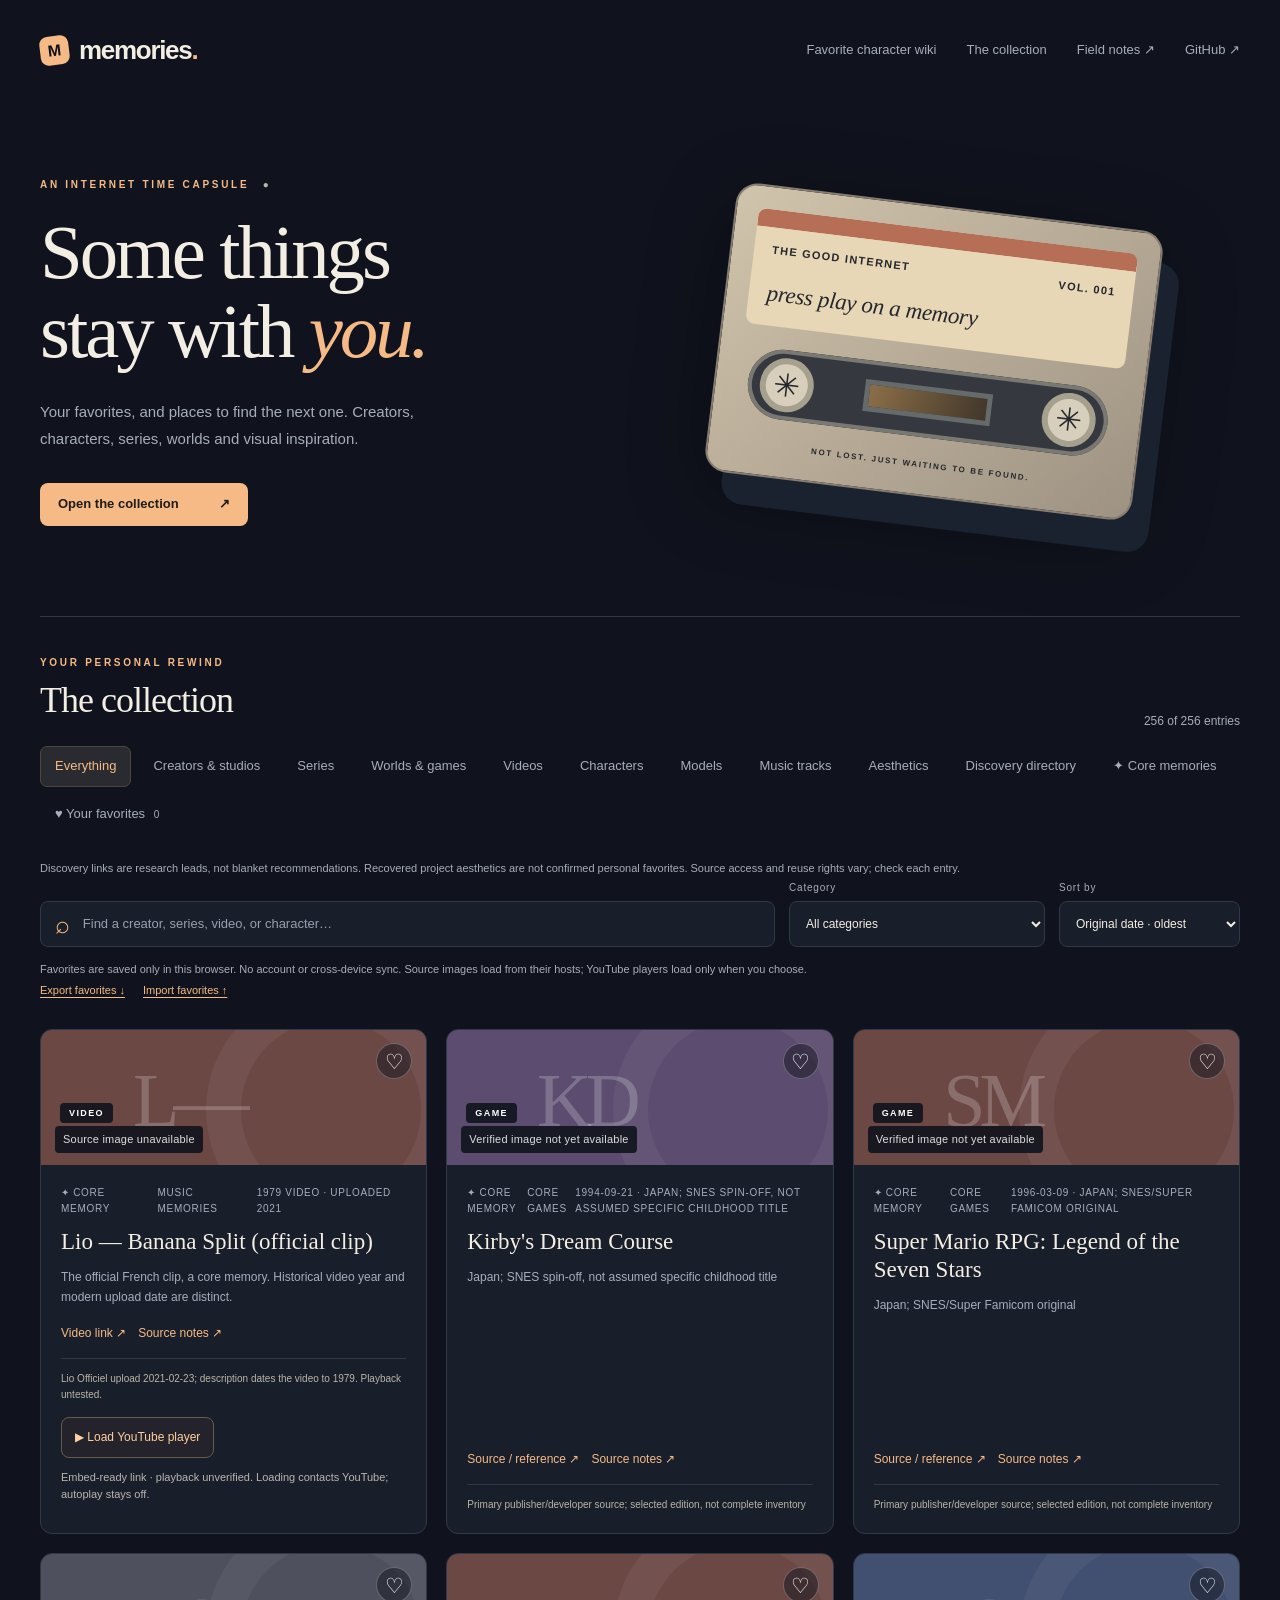
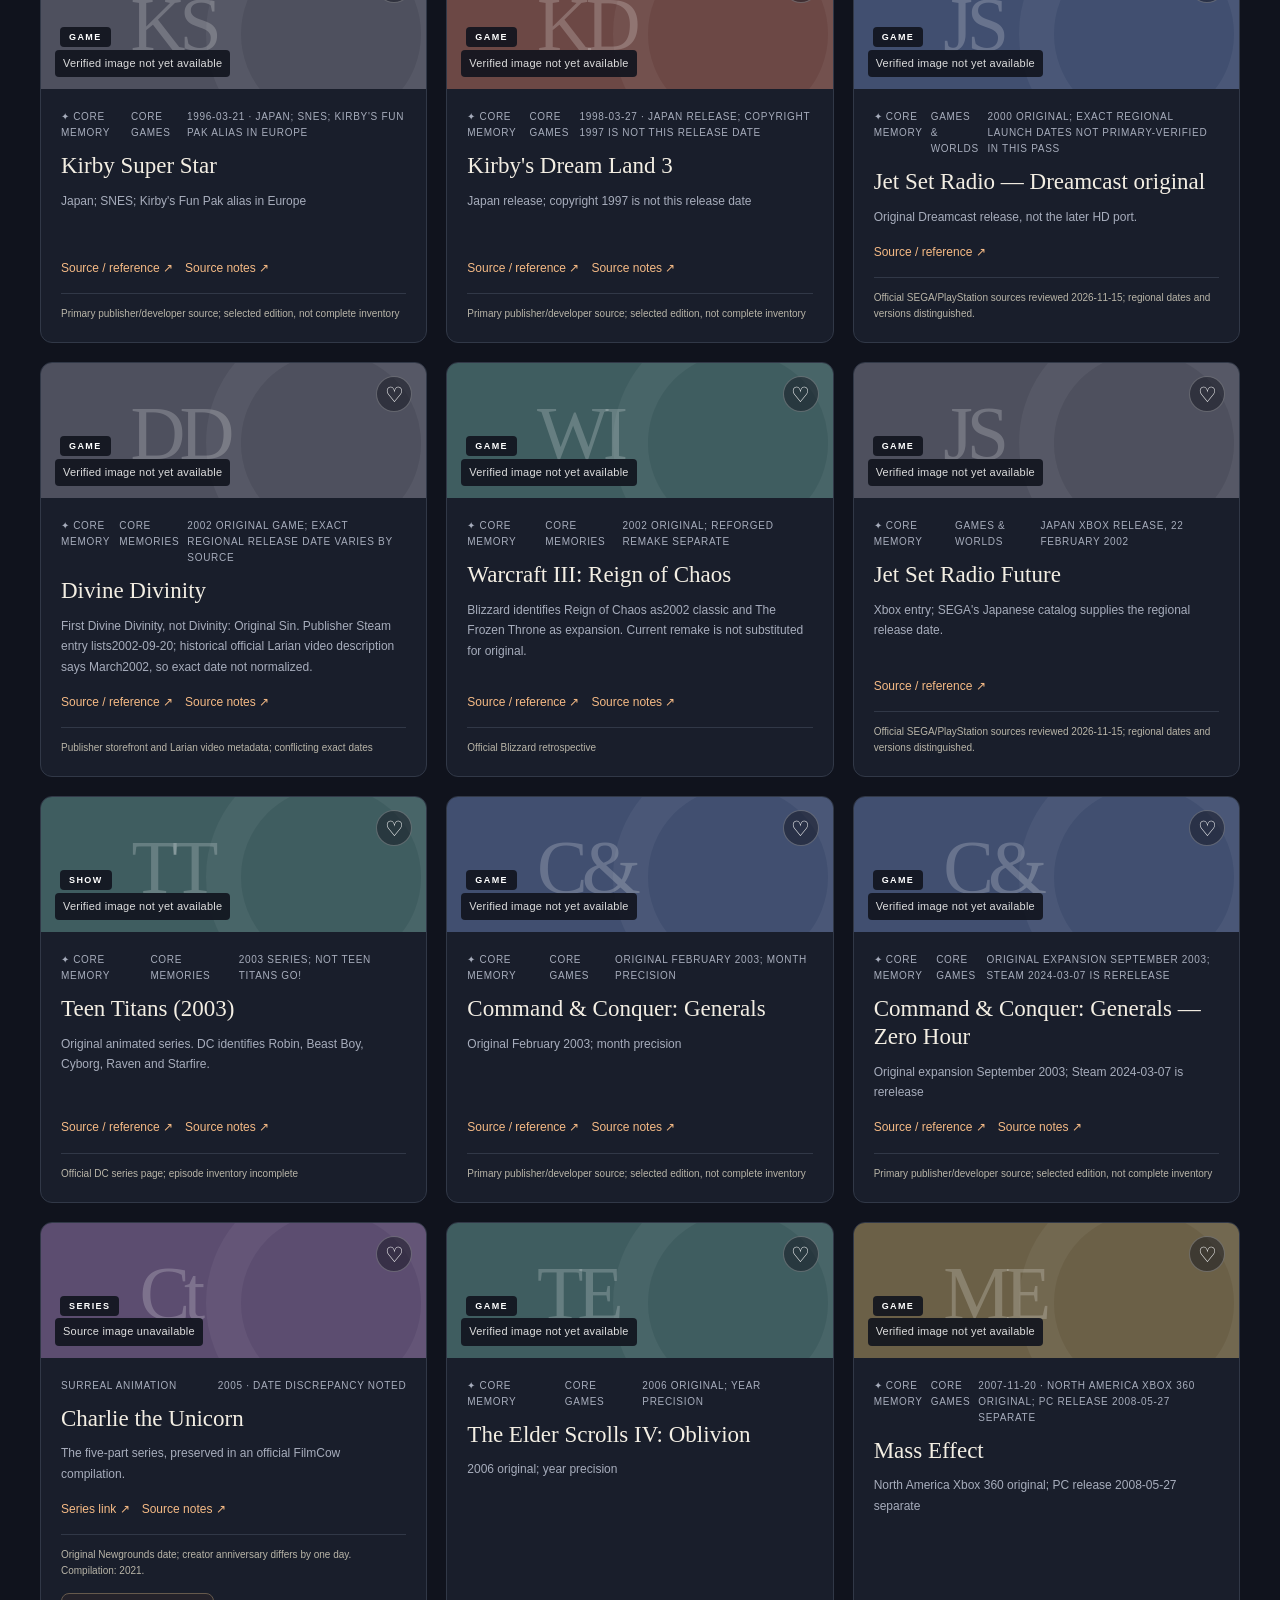
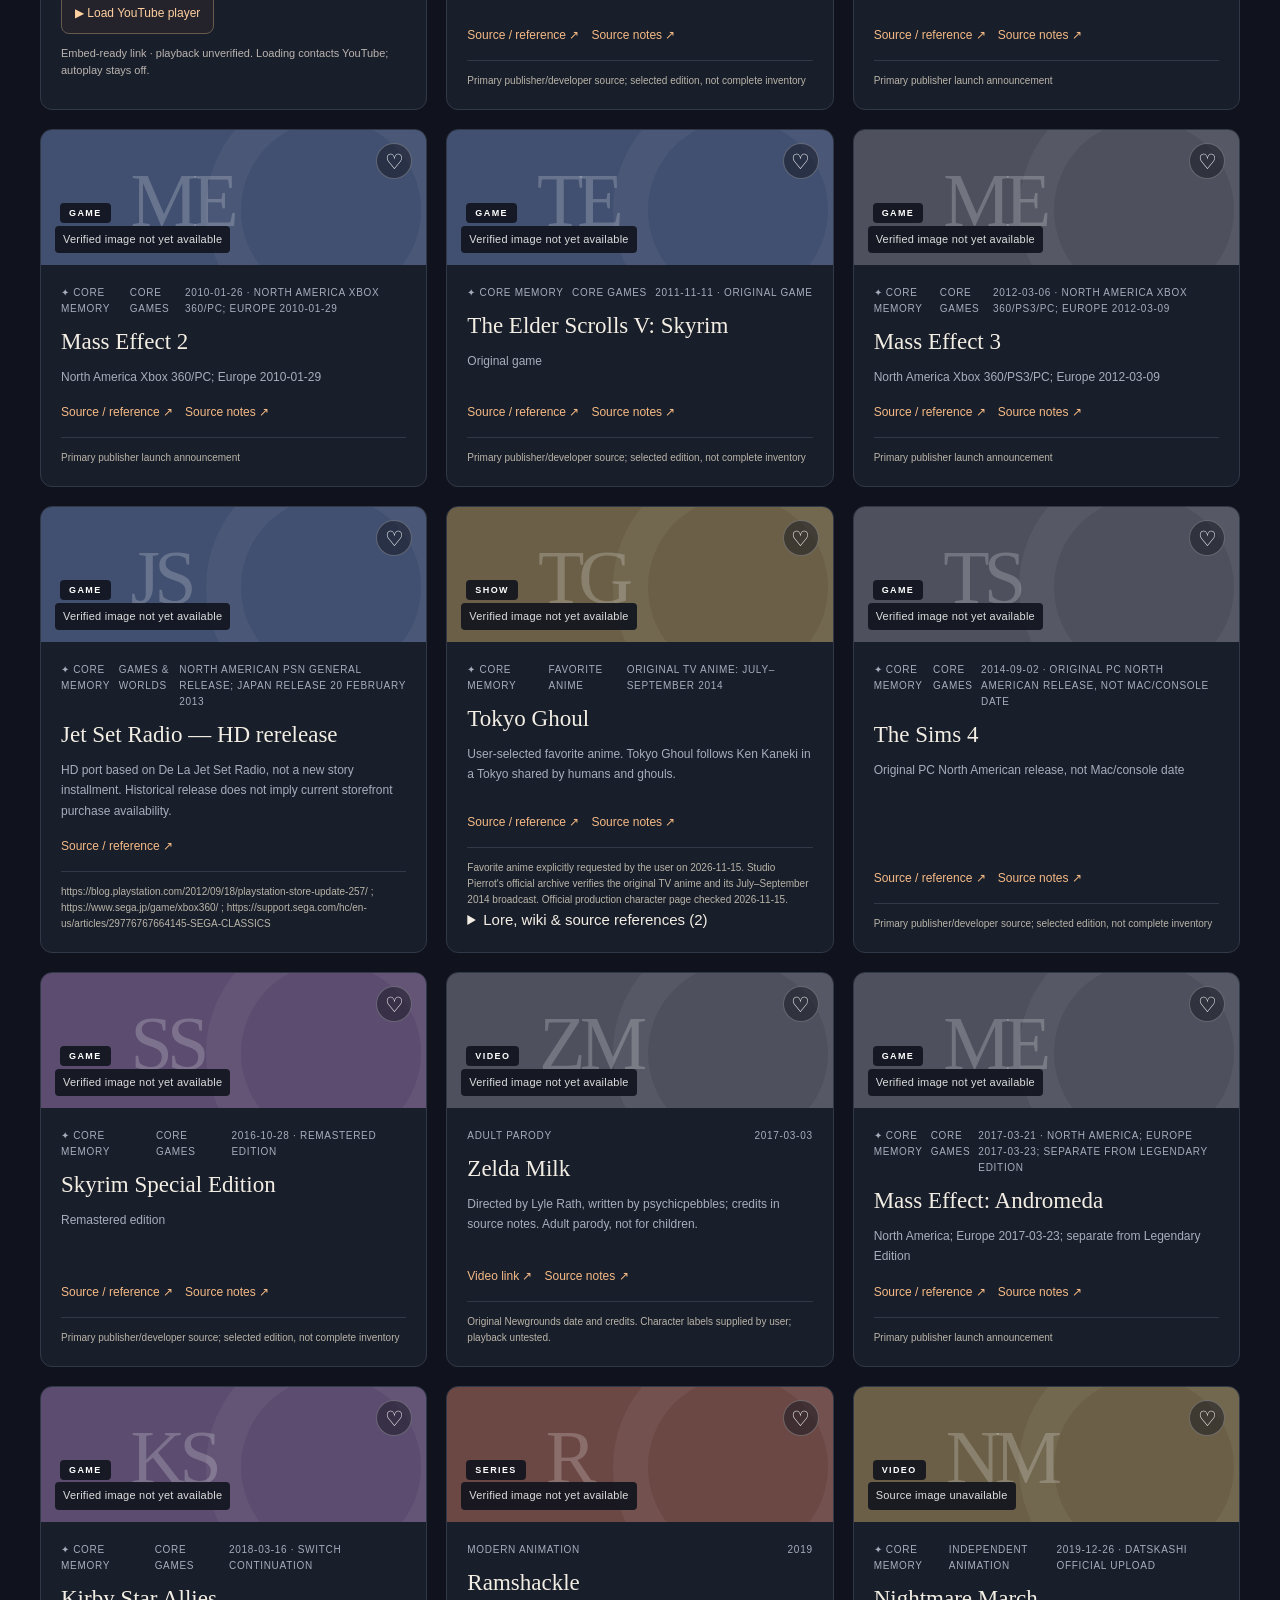
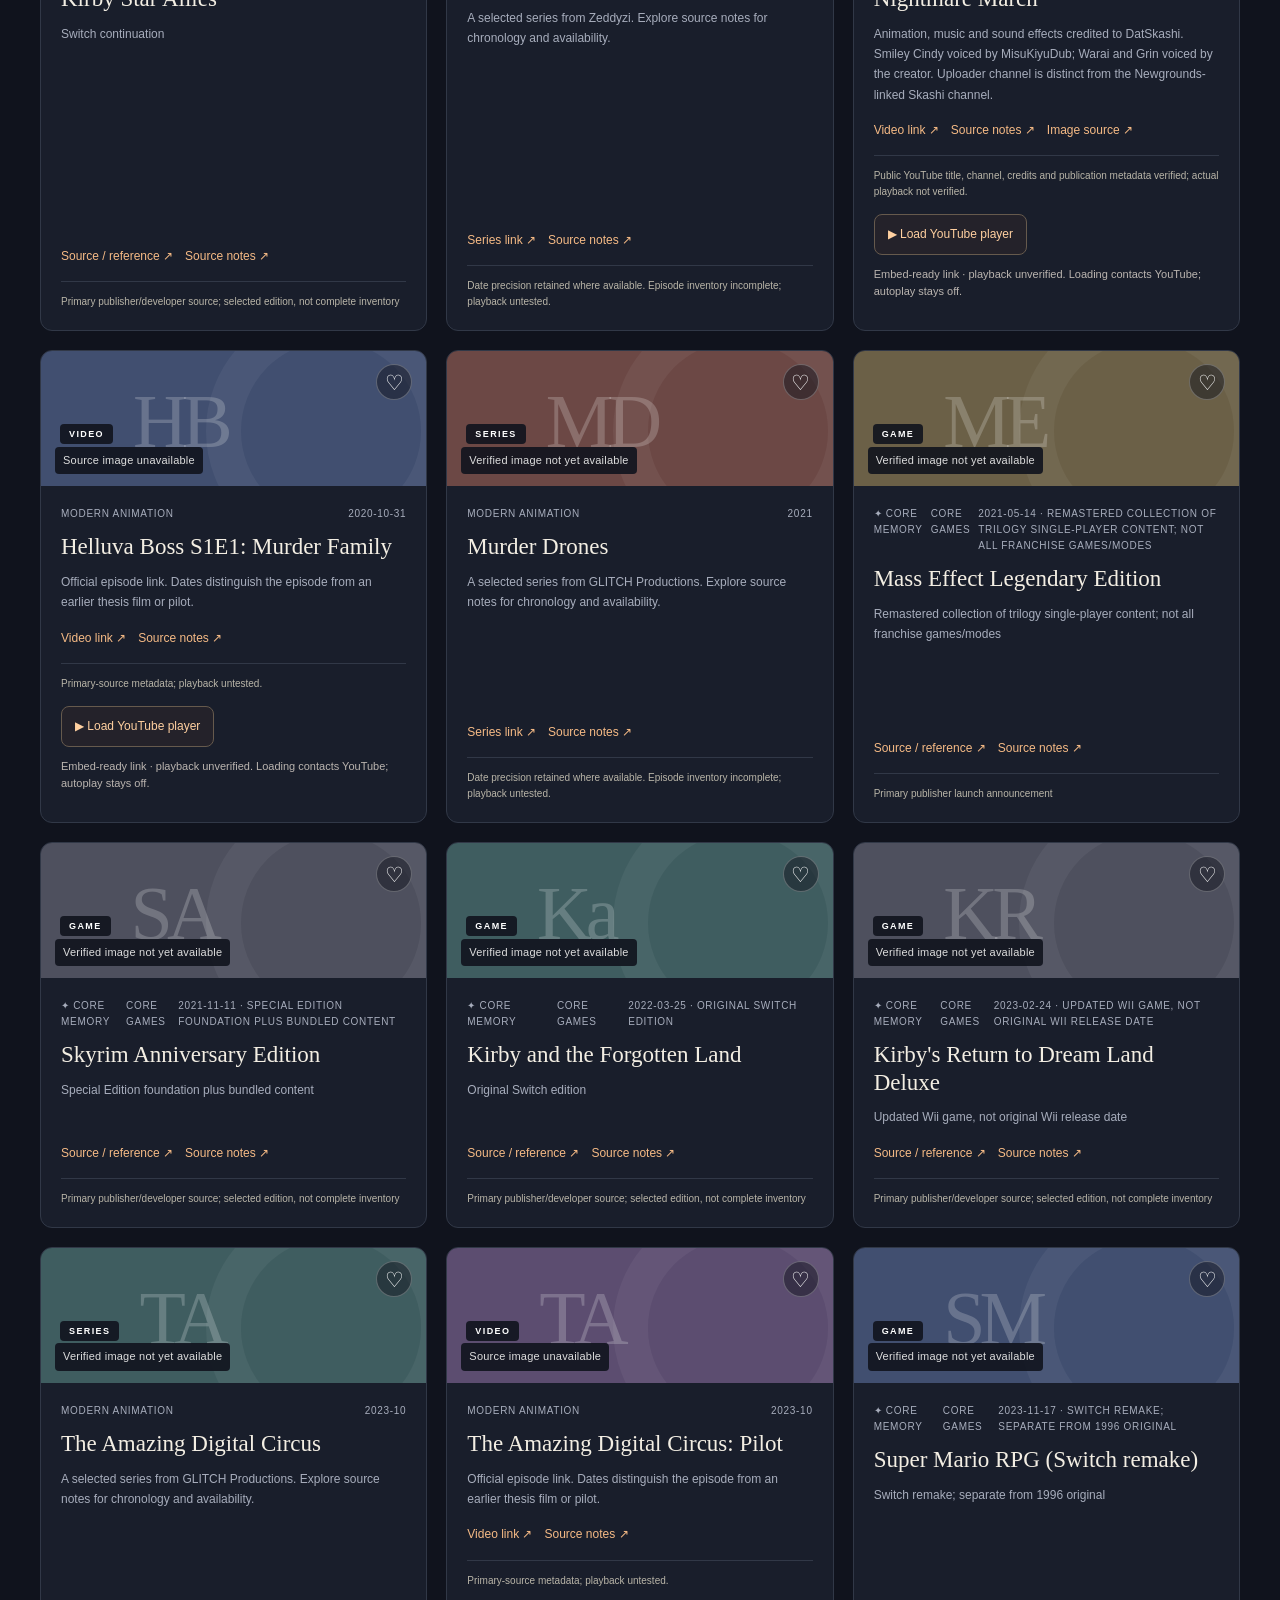
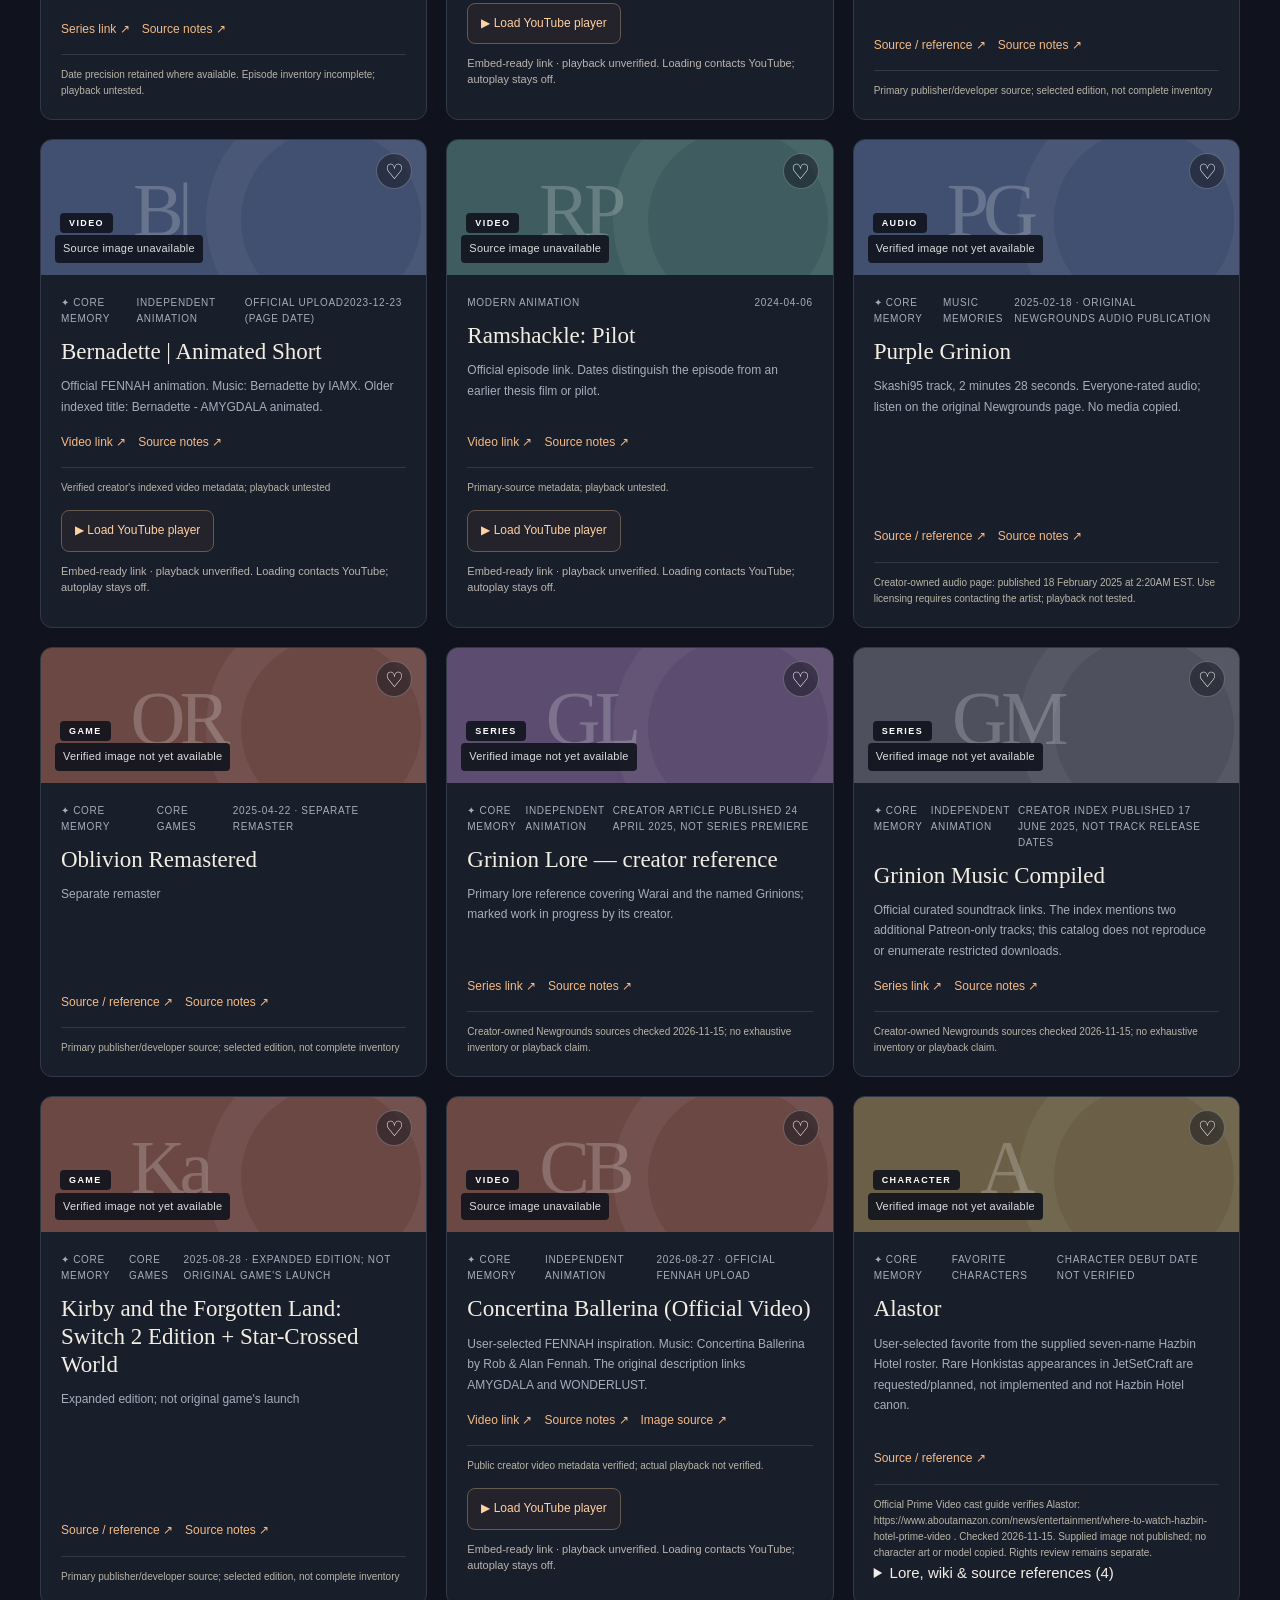
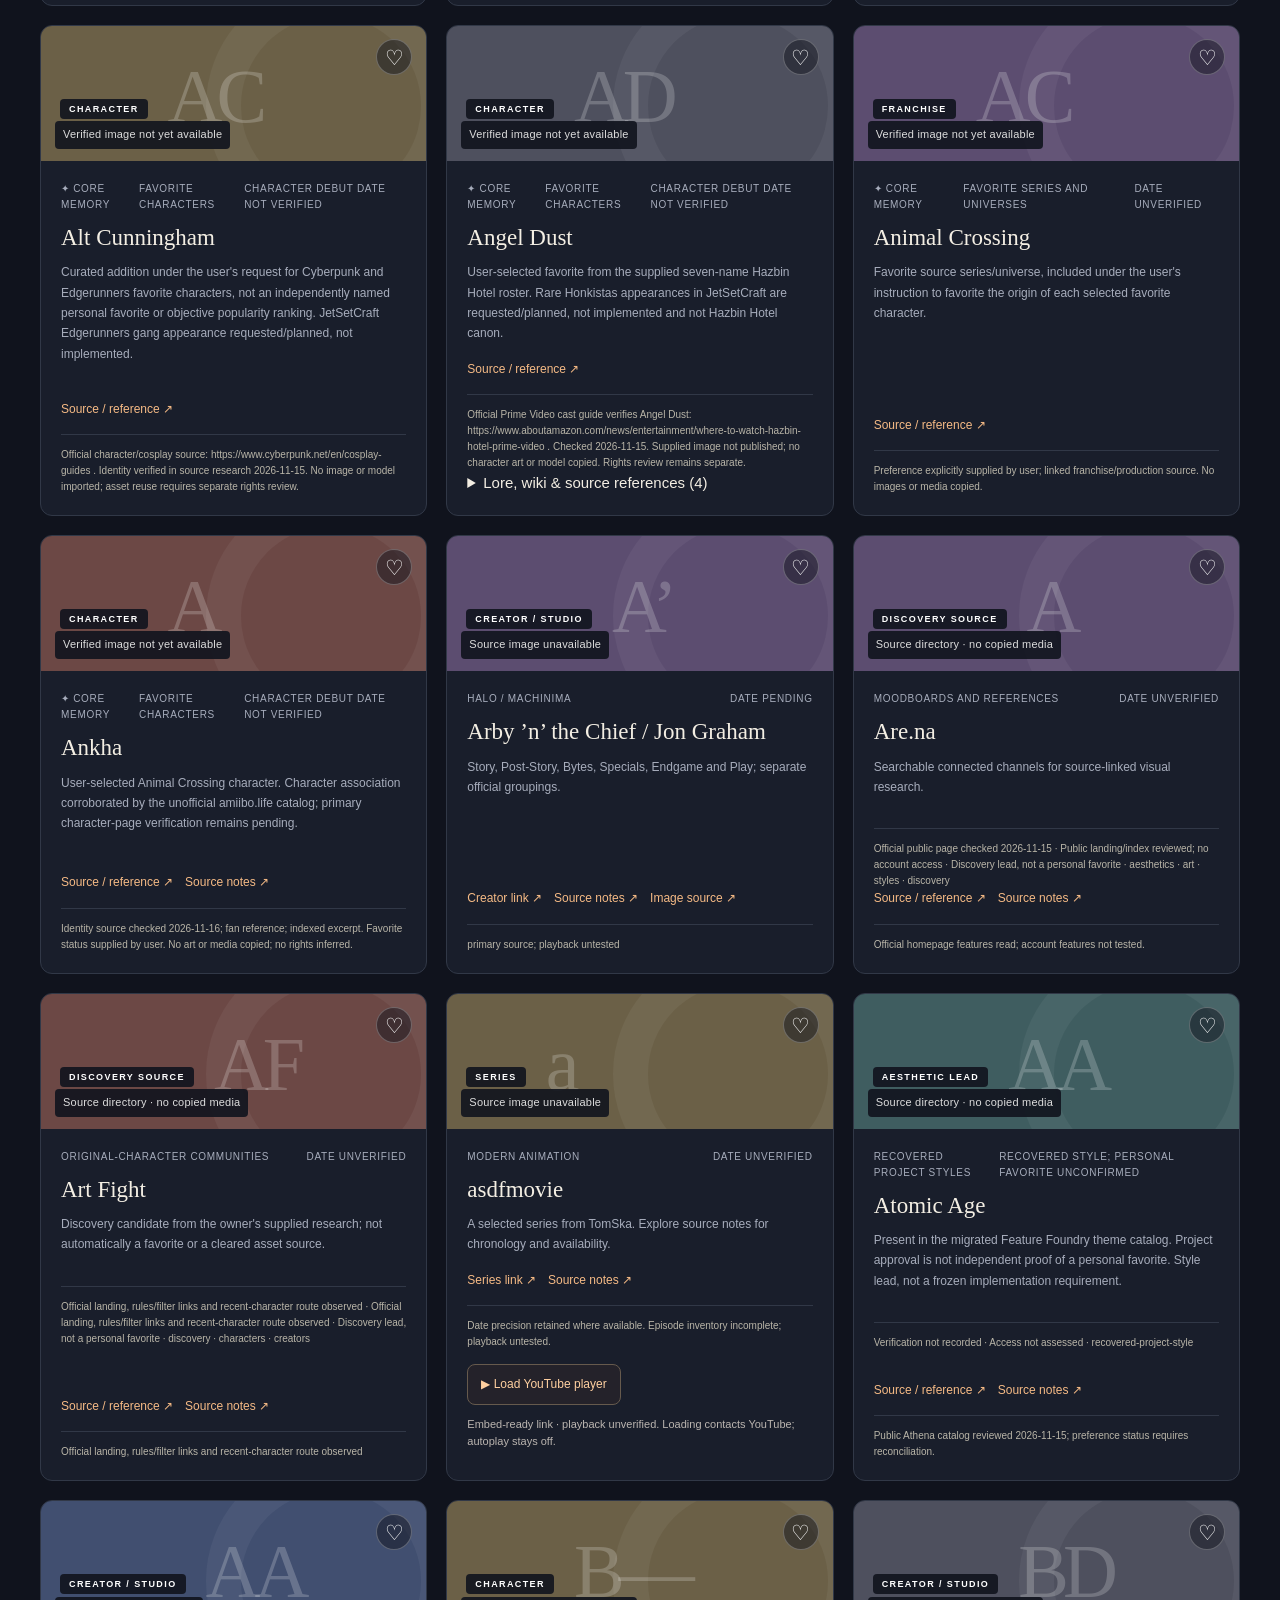
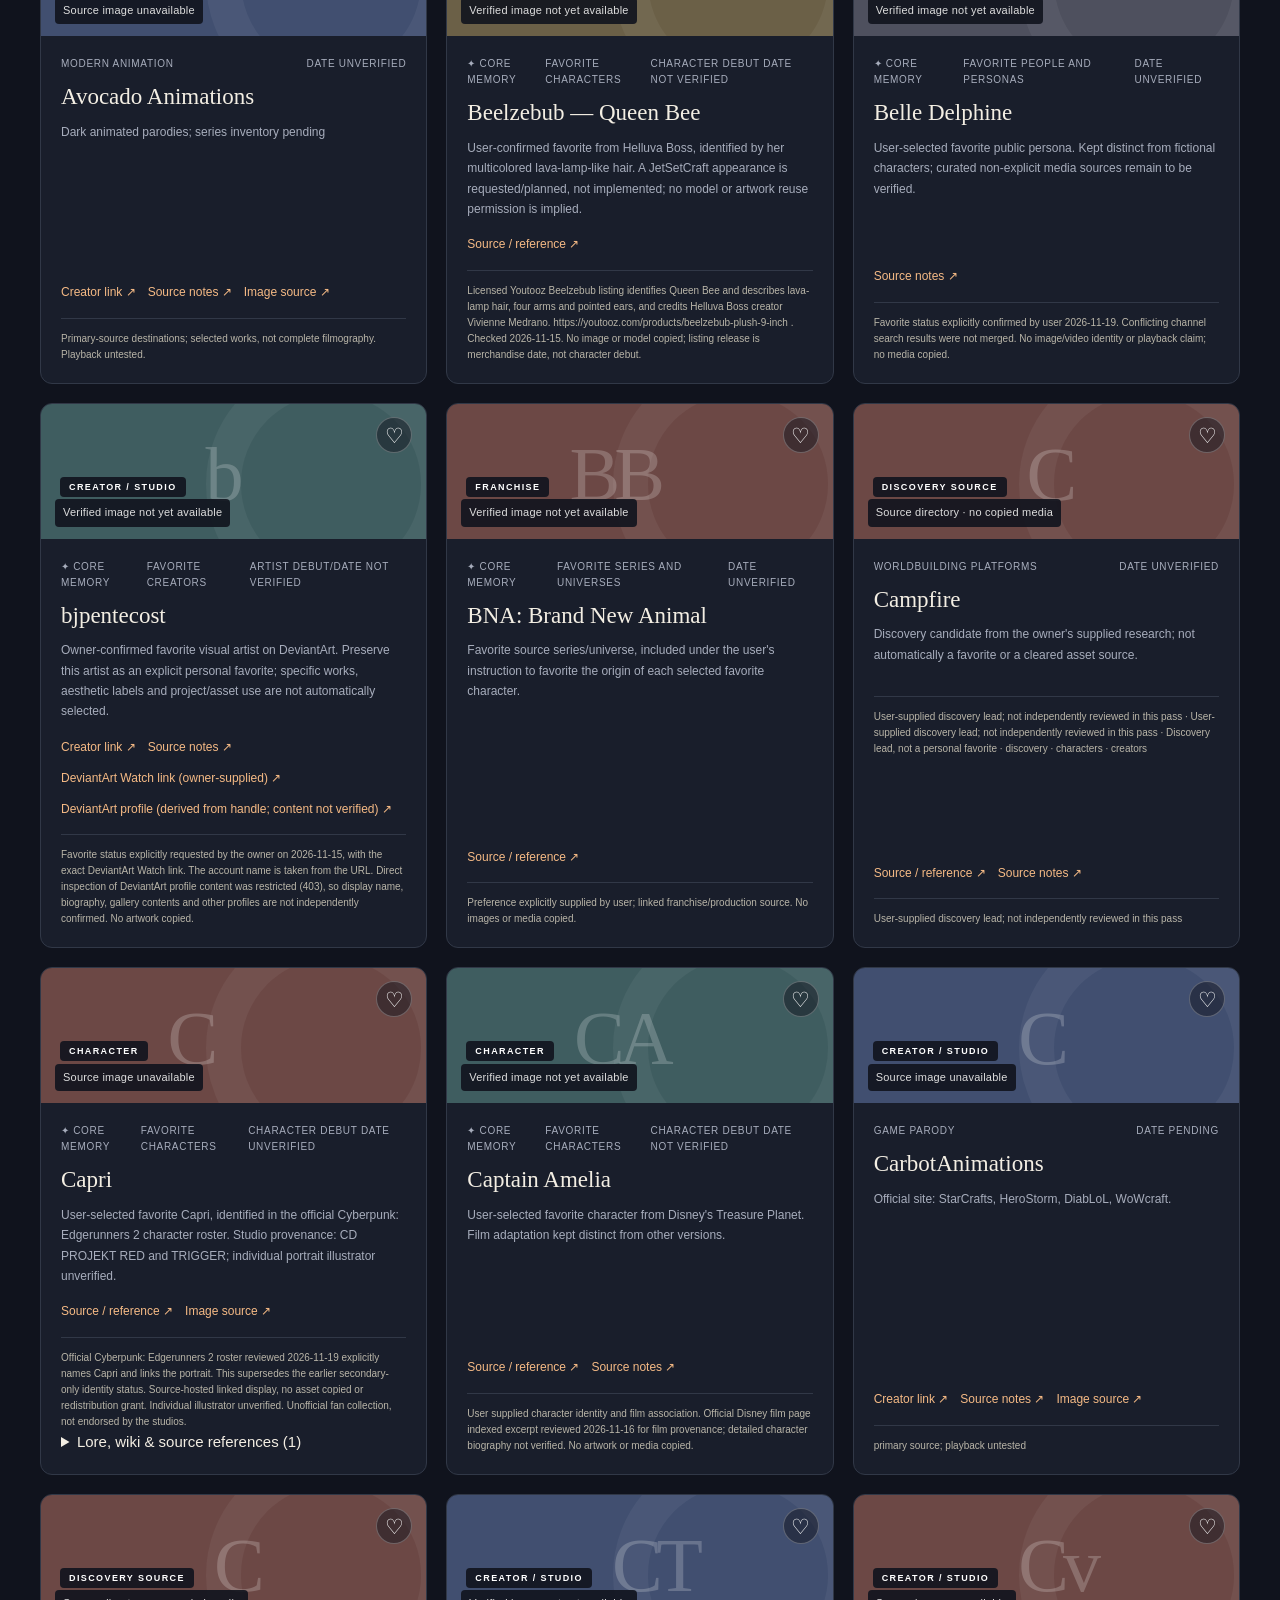
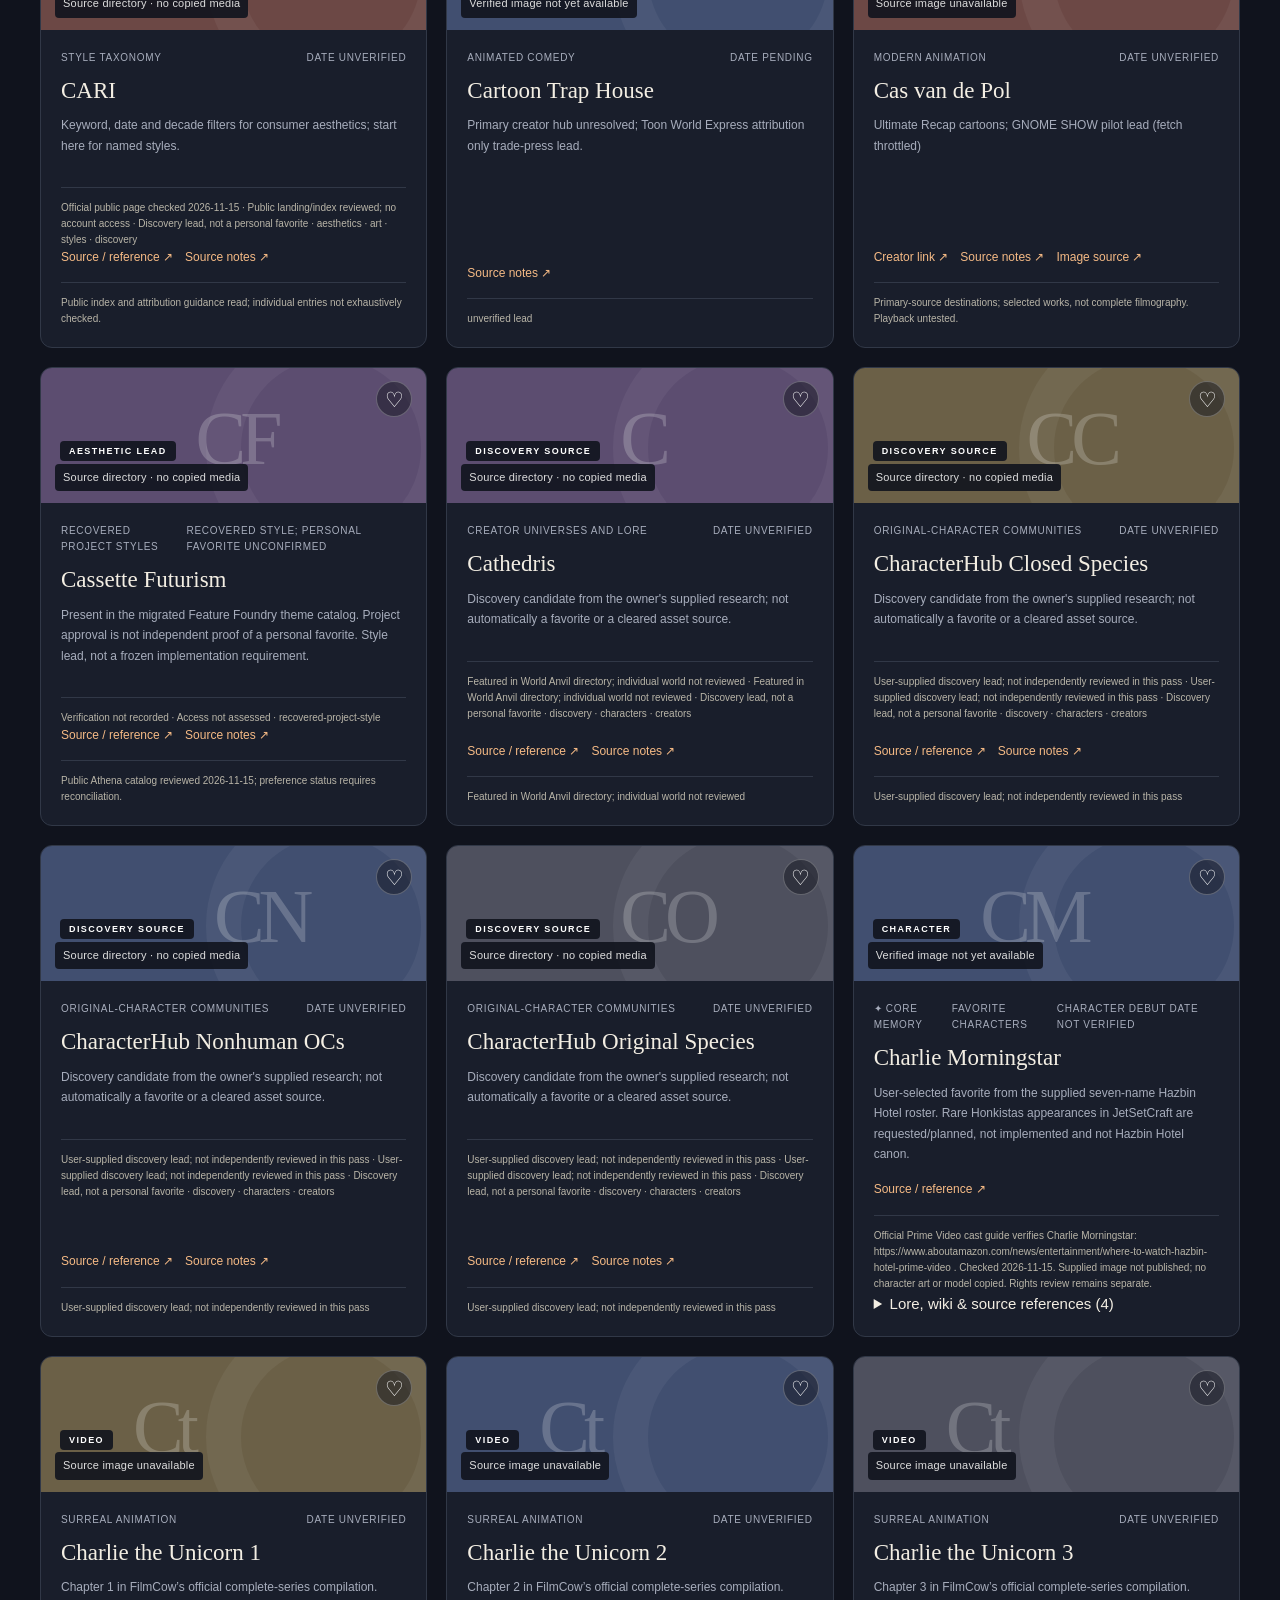
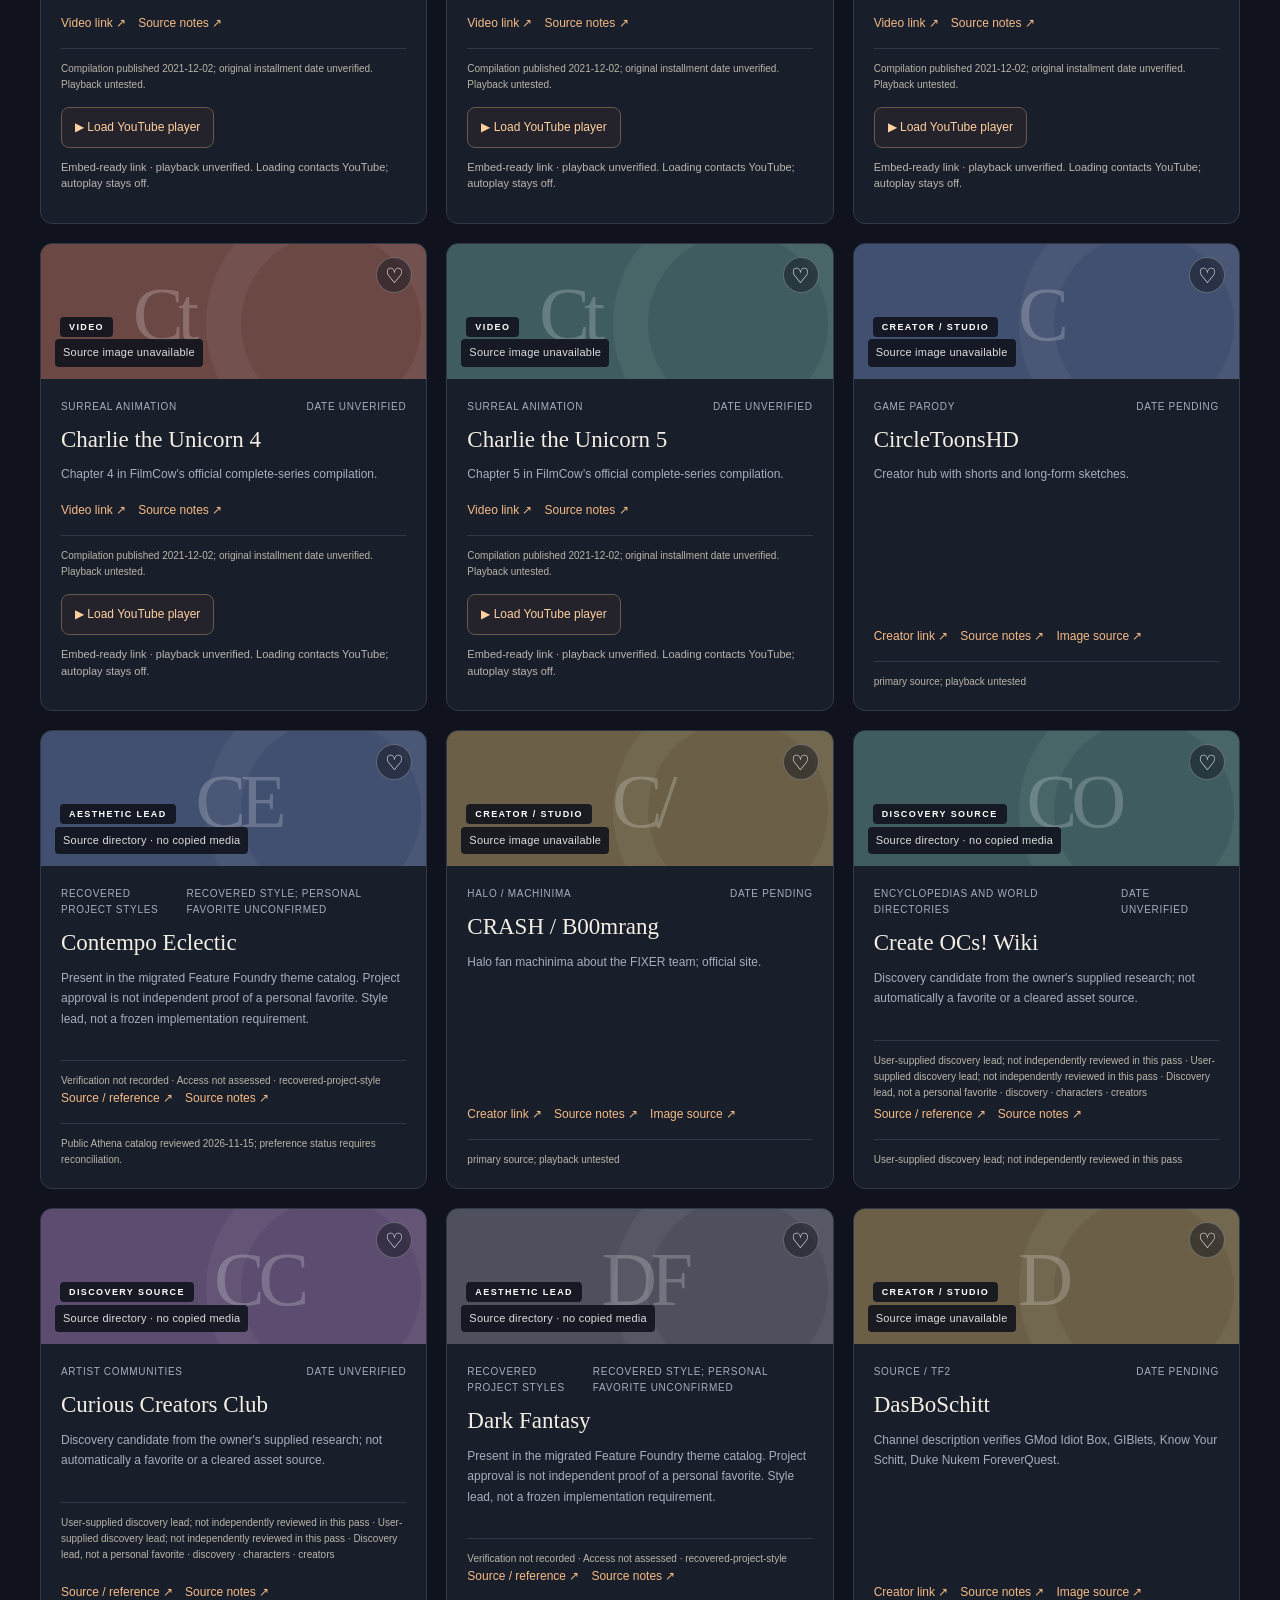
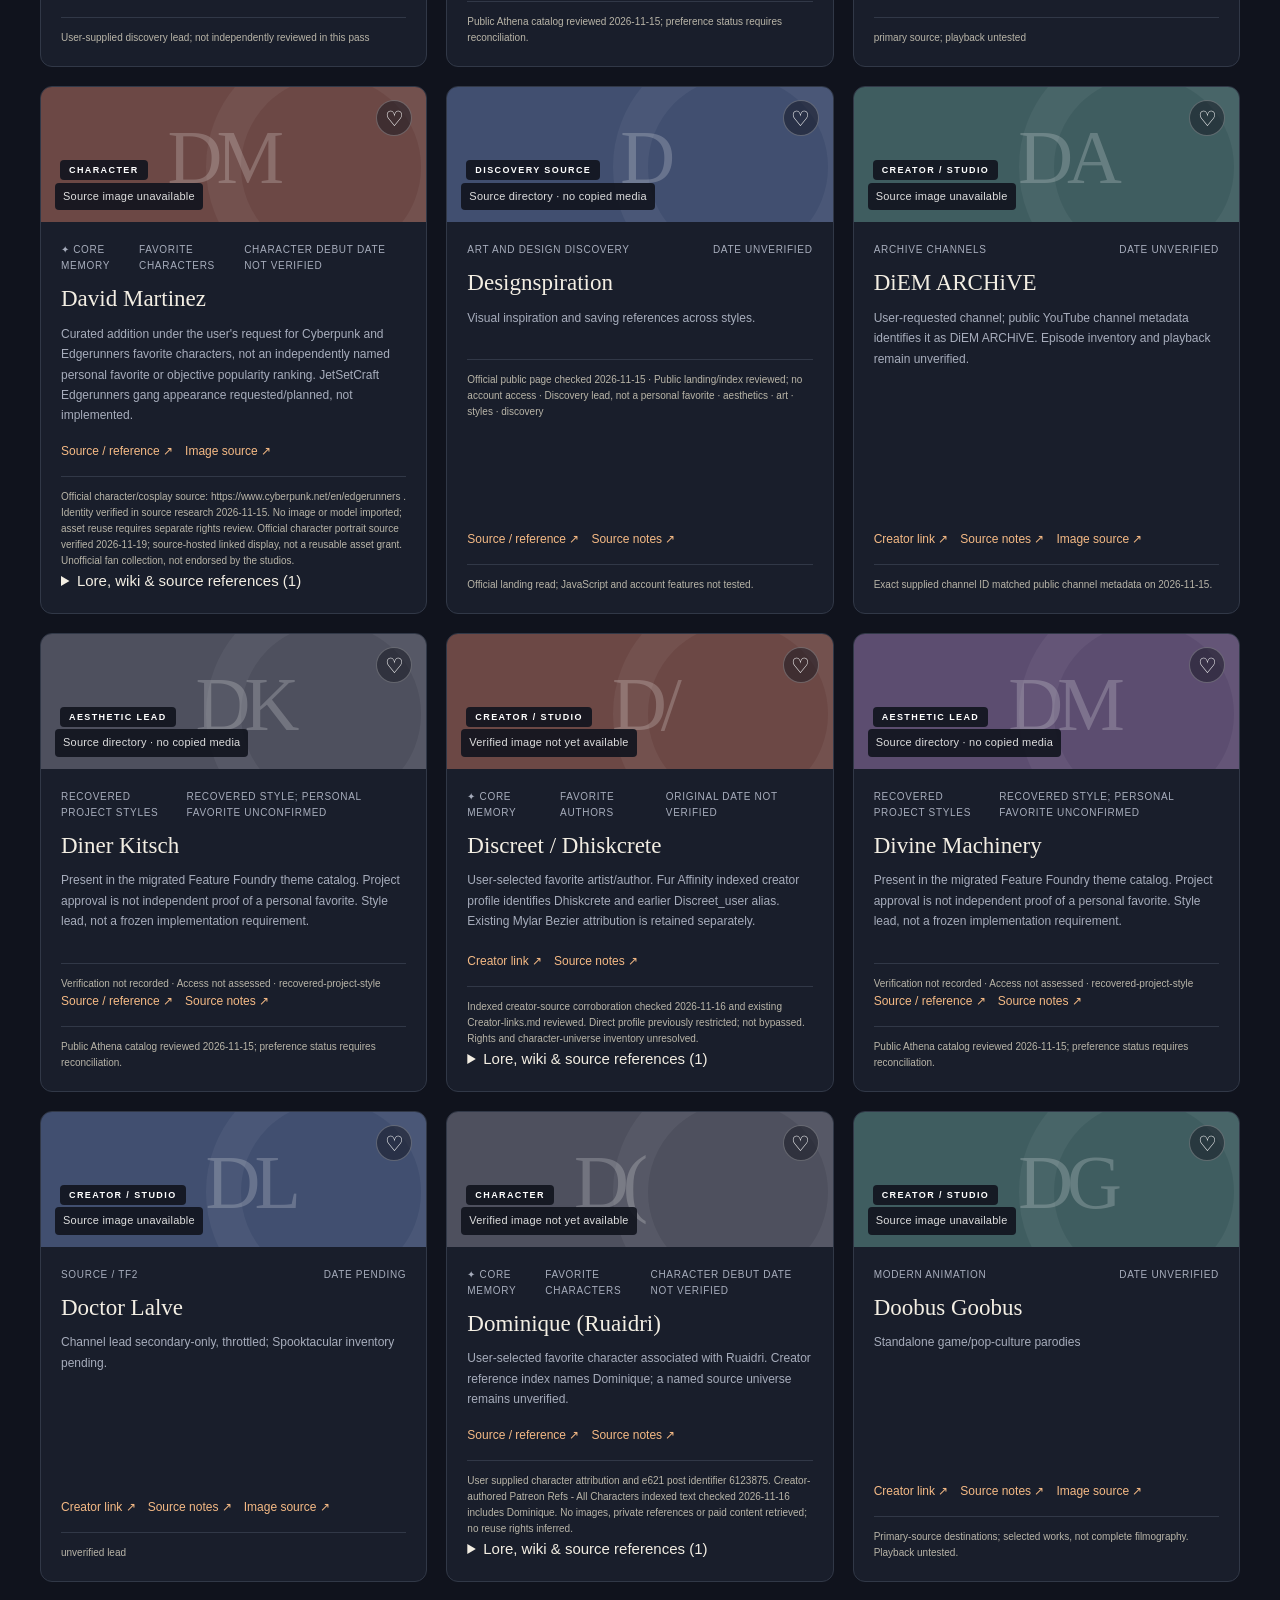
<file: docs/index.html>
<!doctype html>
<html lang="en"><head><meta charset="utf-8"><meta name="viewport" content="width=device-width, initial-scale=1"><meta name="theme-color" content="#141724"><meta name="description" content="A lovingly organized archive of internet creators, series, and the videos that stayed with us."><title>Memories · The internet we grew up with</title><link rel="stylesheet" href="styles.css?v=media-1"><script src="app.js?v=curated-1" defer></script></head>
<body><a class="skip" href="#collection">Skip to collection</a><header><a class="brand" href="#" aria-label="Memories home"><span class="brand-icon">M</span>memories<span class="brand-dot">.</span></a><nav aria-label="Main navigation"><a href="favorites.html">Favorite character wiki</a><a href="#collection">The collection</a><a href="https://github.com/Herbertofury/memories/wiki">Field notes ↗</a><a href="https://github.com/Herbertofury/memories">GitHub ↗</a></nav></header>
<main><section class="hero"><div><p class="eyebrow">AN INTERNET TIME CAPSULE <span>●</span></p><h1>Some things<br>stay with <em>you.</em></h1><p class="intro">Your favorites, and places to find the next one. Creators, characters, series, worlds and visual inspiration.</p><a class="explore" href="#collection">Open the collection <span>↗</span></a></div><div class="tape" aria-hidden="true"><div class="tape-label"><span>THE GOOD INTERNET</span><b>VOL. 001</b><i>press play on a memory</i></div><div class="reels"><span>✳</span><div></div><span>✳</span></div><small>NOT LOST. JUST WAITING TO BE FOUND.</small></div></section>
<section class="collection" id="collection"><div class="section-heading"><div><p class="eyebrow">YOUR PERSONAL REWIND</p><h2>The collection</h2></div><p id="total" class="muted">Loading the archive…</p></div><div class="tabs" role="group" aria-label="Collection view"><button data-view="all" aria-pressed="true">Everything</button><button data-view="creator" aria-pressed="false">Creators & studios</button><button data-view="series" aria-pressed="false">Series</button><button data-view="worlds" aria-pressed="false">Worlds & games</button><button data-view="video" aria-pressed="false">Videos</button><button data-view="character" aria-pressed="false">Characters</button><button data-view="model" aria-pressed="false">Models</button><button data-view="audio" aria-pressed="false">Music tracks</button><button data-view="aesthetic" aria-pressed="false">Aesthetics</button><button data-view="discovery" aria-pressed="false">Discovery directory</button><button data-view="core" aria-pressed="false">✦ Core memories</button><button data-view="favorites" aria-pressed="false">♥ Your favorites <span id="fav-count">0</span></button></div><p class="storage-note">Discovery links are research leads, not blanket recommendations. Recovered project aesthetics are not confirmed personal favorites. Source access and reuse rights vary; check each entry.</p><div class="filters"><label class="search"><span>⌕</span><input id="search" type="search" placeholder="Find a creator, series, video, or character…" aria-label="Search collection"></label><label>Category<select id="category"><option value="all">All categories</option></select></label><label>Sort by<select id="sort"><option value="oldest">Original date · oldest</option><option value="newest">Original date · newest</option><option value="name">A → Z</option></select></label></div><p class="storage-note" id="storage-note">Favorites are saved only in this browser. No account or cross-device sync. Source images load from their hosts; YouTube players load only when you choose.</p><div class="utility"><button id="export" class="text-button">Export favorites ↓</button><label class="text-button import-label">Import favorites ↑<input id="import" type="file" accept="application/json,.json" hidden></label></div><p id="status" role="status" aria-live="polite"></p><div id="grid" class="grid" aria-live="polite"></div><div id="empty" class="empty" hidden><h3>No memories here yet.</h3><p>Try another search or favorite something worth coming back to.</p><button id="reset">Reset filters</button></div><noscript>This collection needs JavaScript for sorting and favorites. <a href="https://github.com/Herbertofury/memories/wiki">Browse the complete wiki instead.</a></noscript></section>
<section class="footnote"><span>✦</span><div><h3>A collection, not a claim of completeness.</h3><p>Original releases and later reuploads are different memories. Dates and links carry their source notes; an archived URL does not guarantee a playable video. Sorting uses original publication dates only, never later reuploads or documented-by dates. Unknown originals sort last. Character search uses documented annotations, not an exhaustive transcript index. Thumbnail availability is not playback proof. Click-to-load YouTube players keep autoplay off; blocked or restricted videos retain their direct links.</p></div></section></main><footer><a class="brand" href="#">memories.</a><p>Made for the things you don’t want to forget.</p><a href="https://github.com/Herbertofury/memories/wiki">Sources & archive notes ↗</a></footer></body></html>
</file>
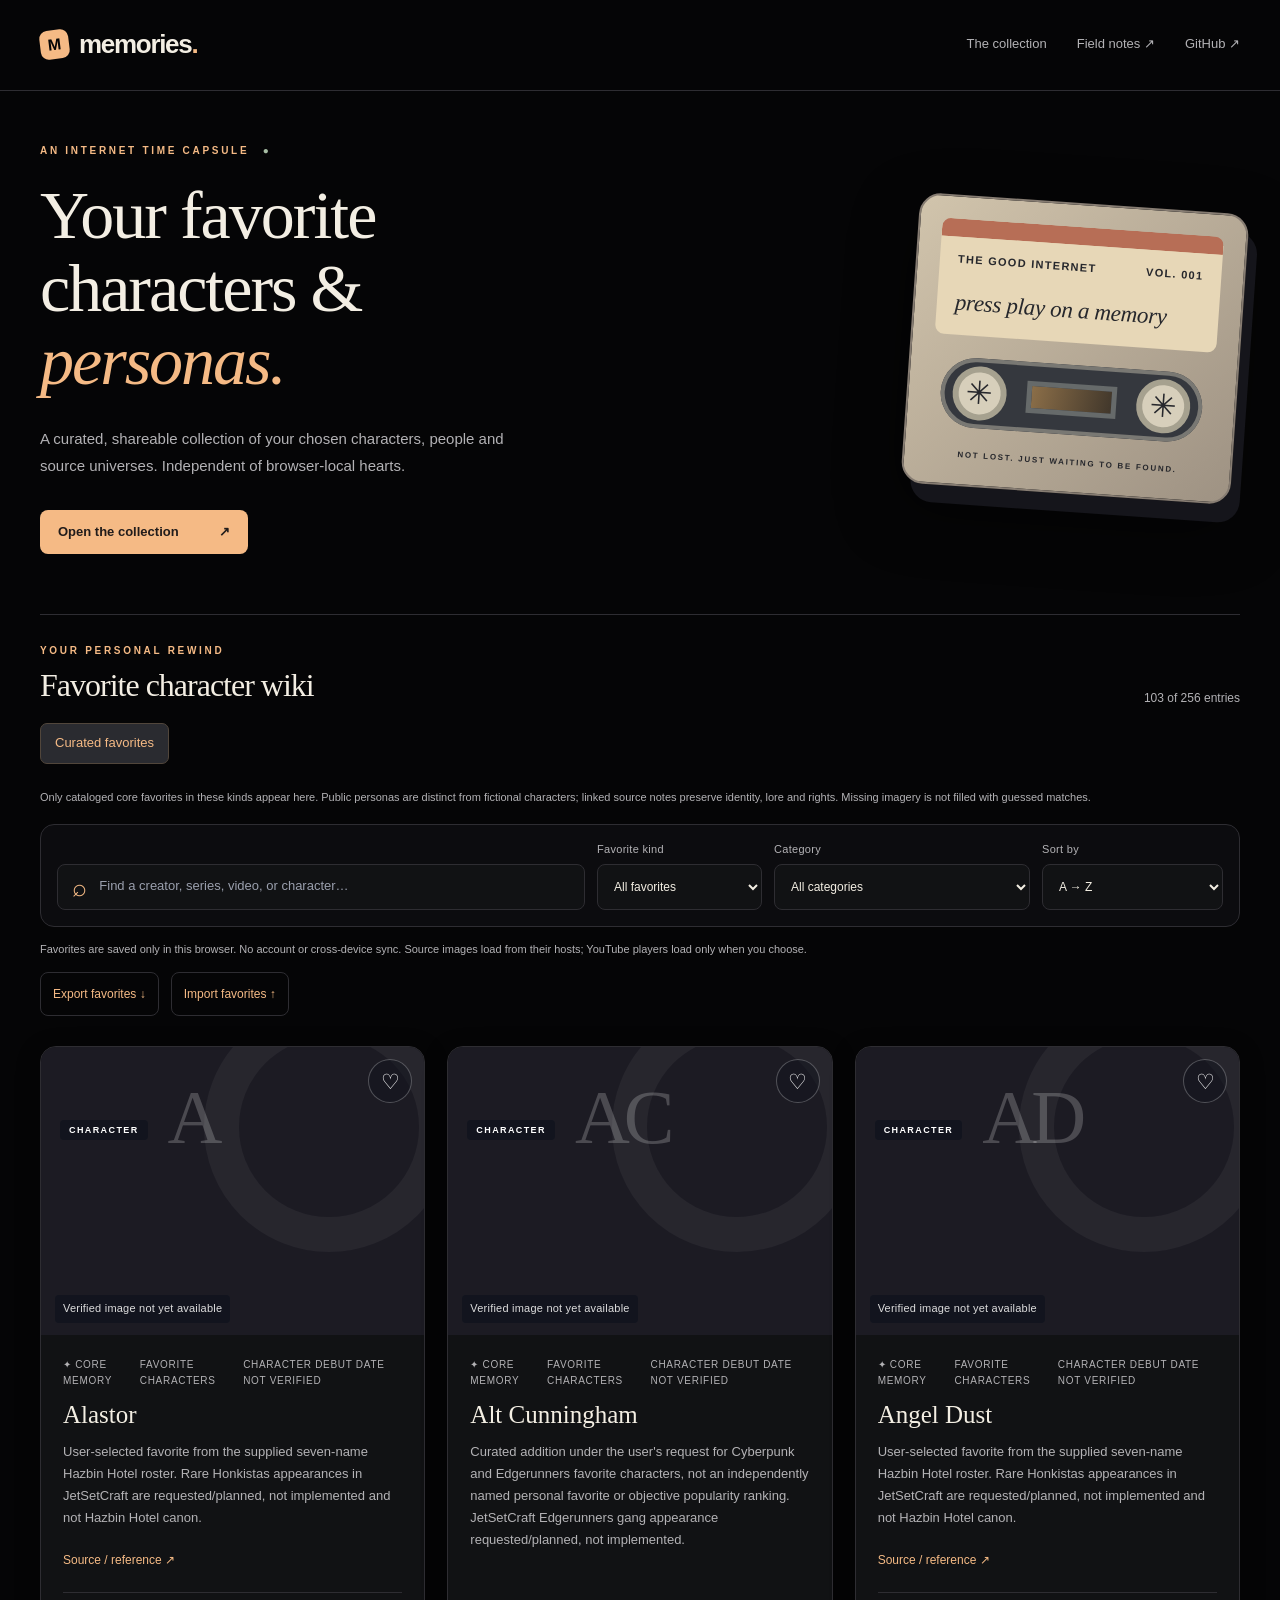
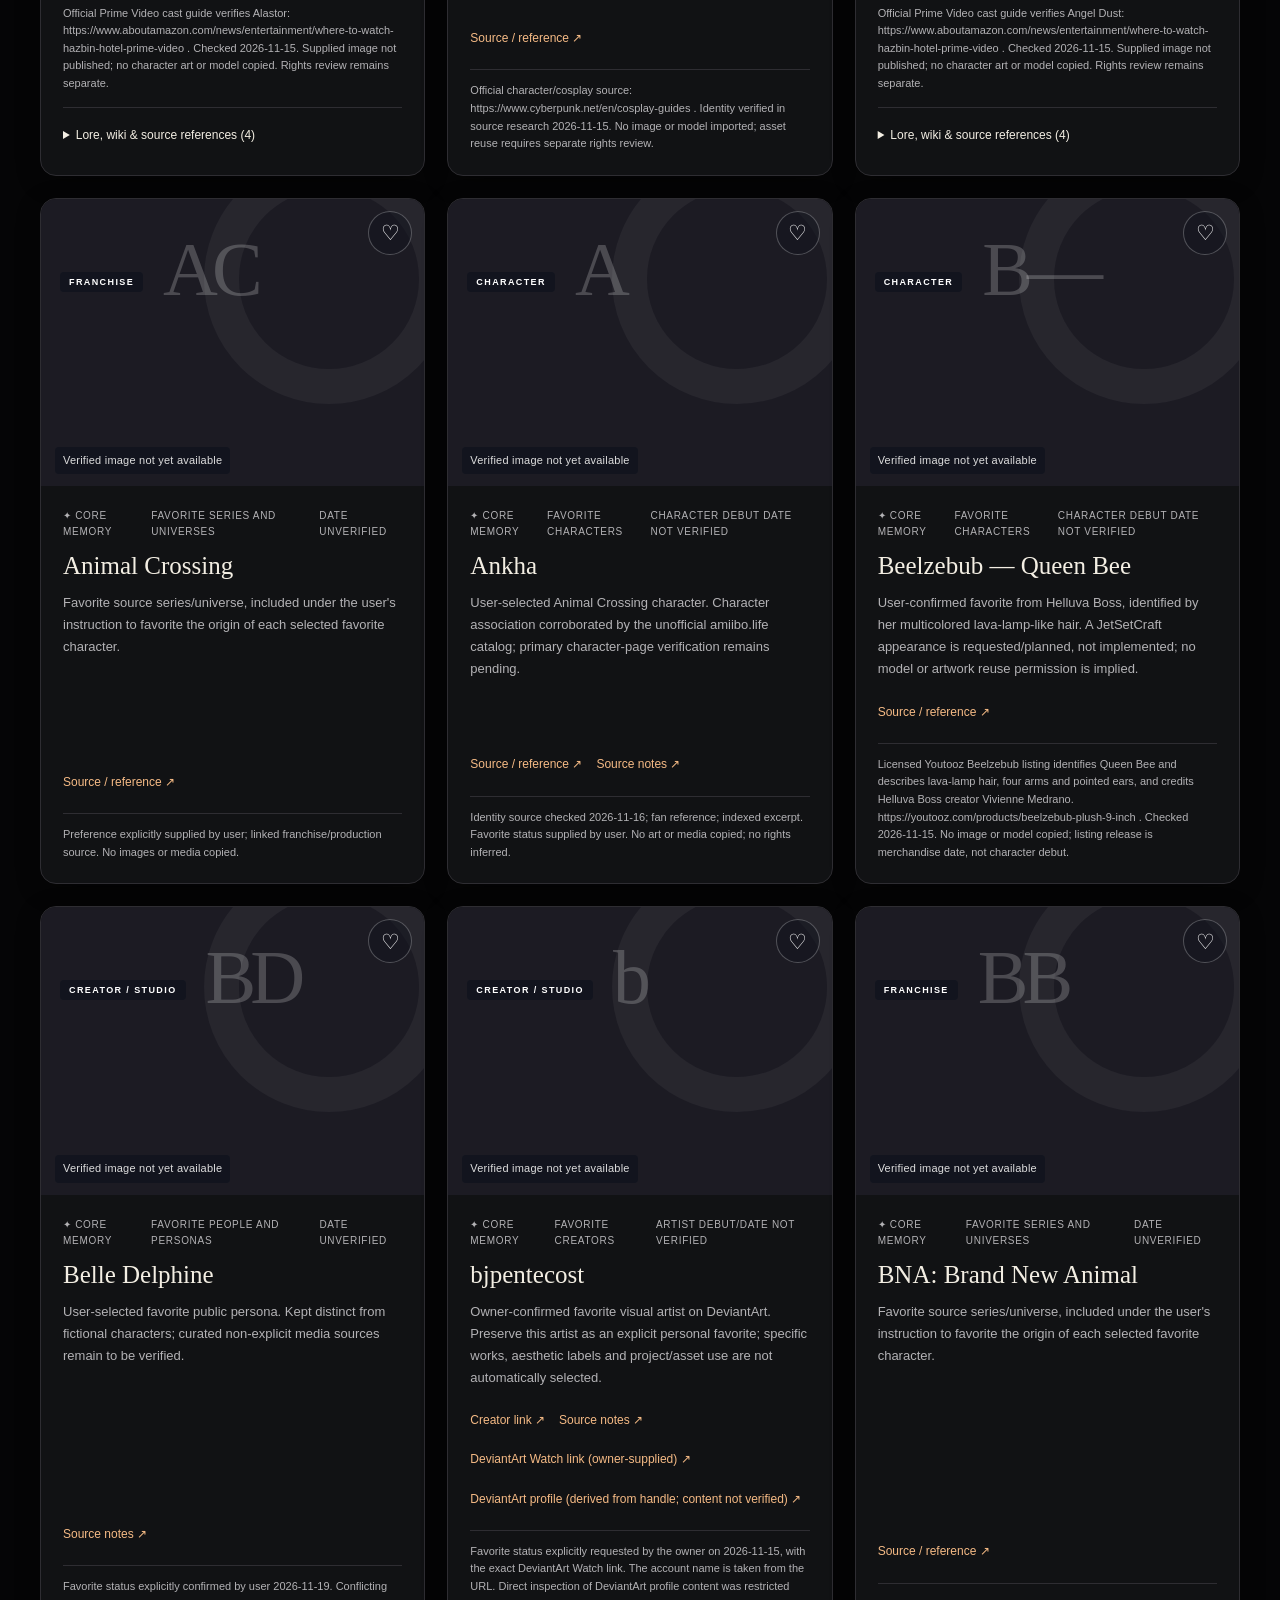
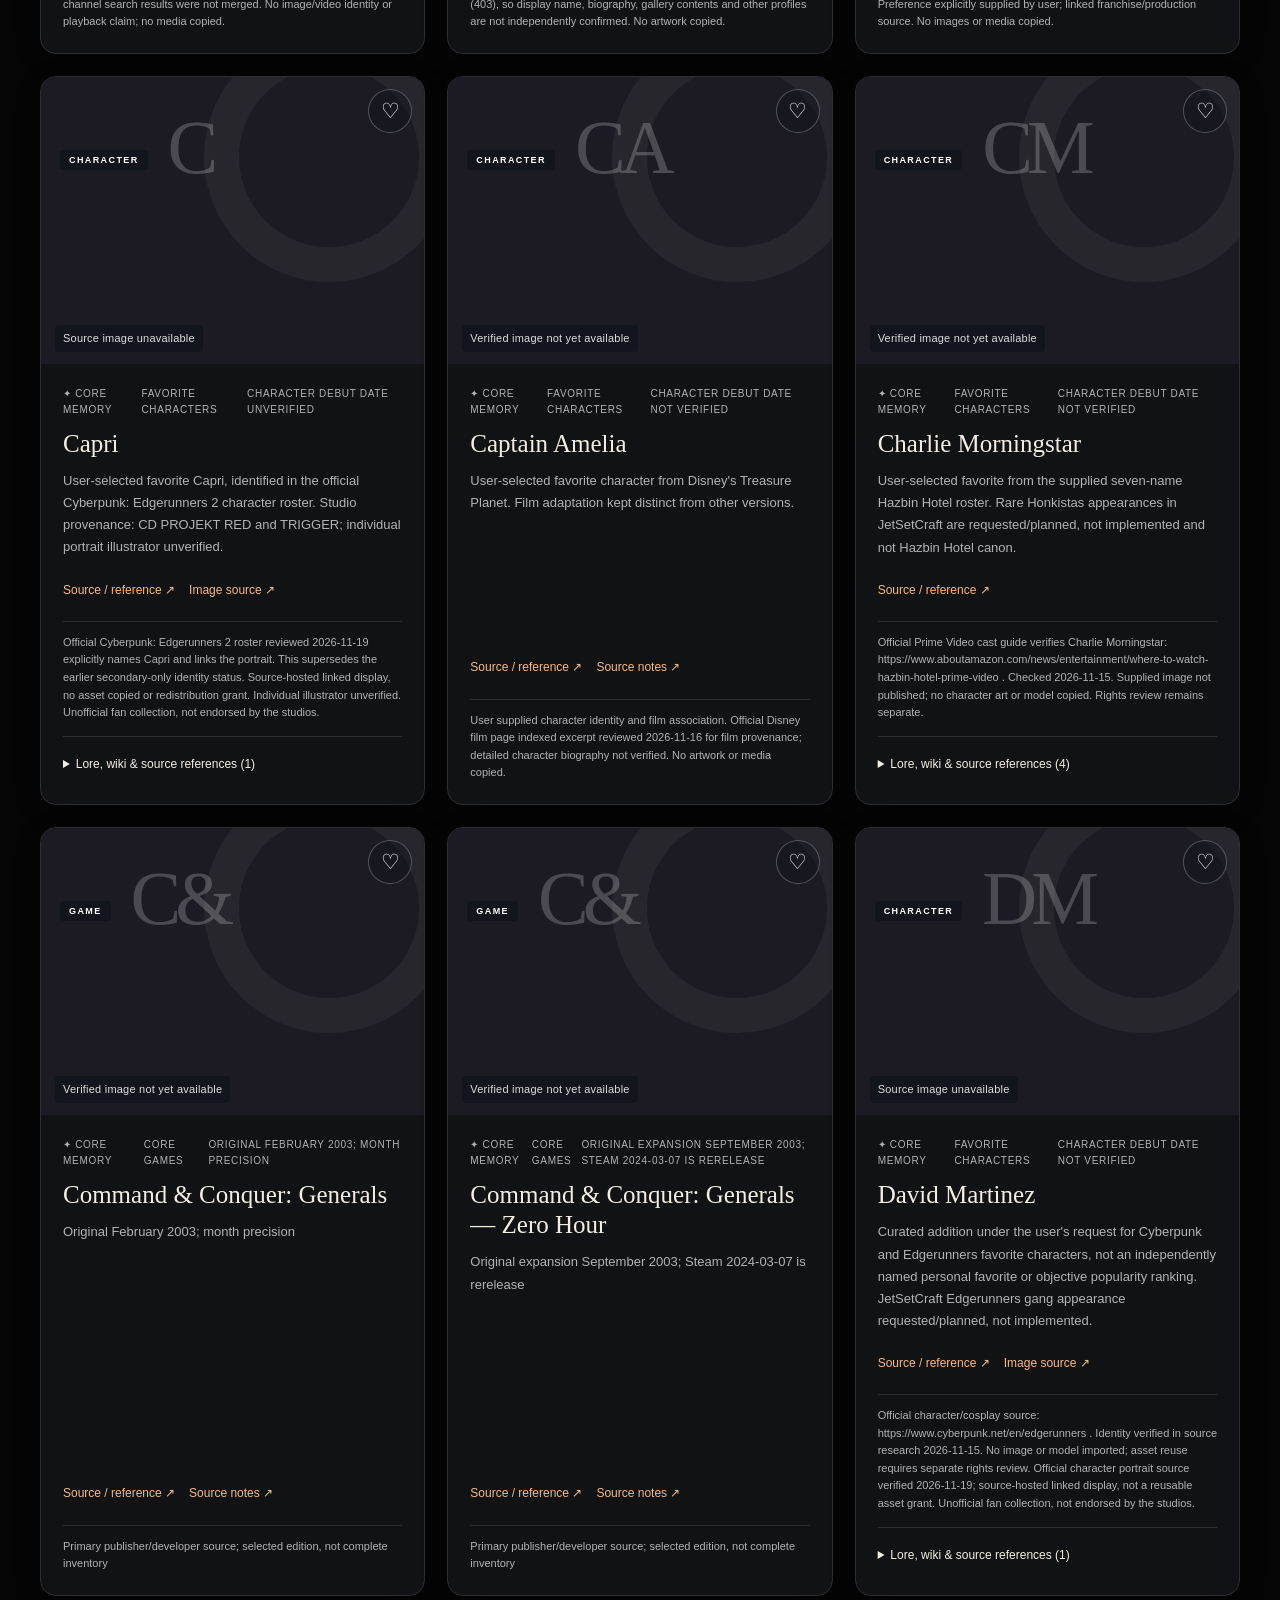
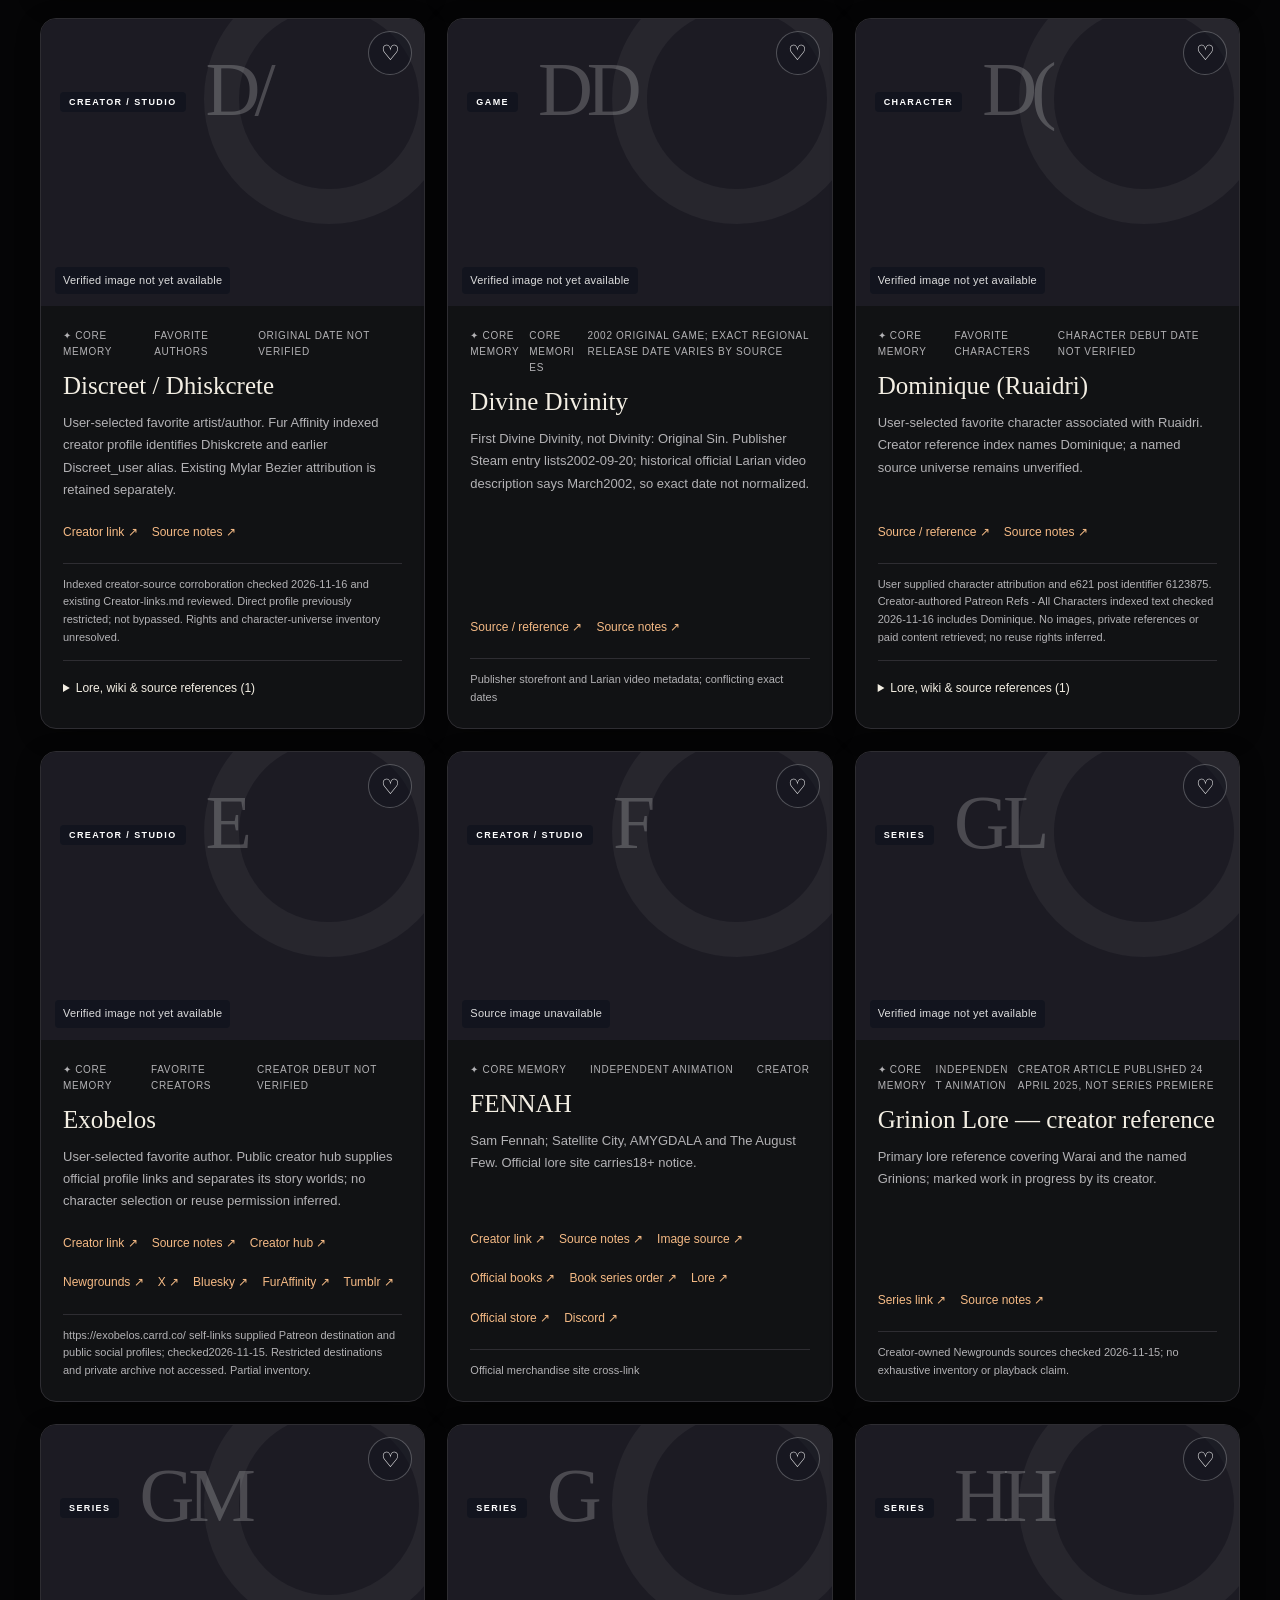
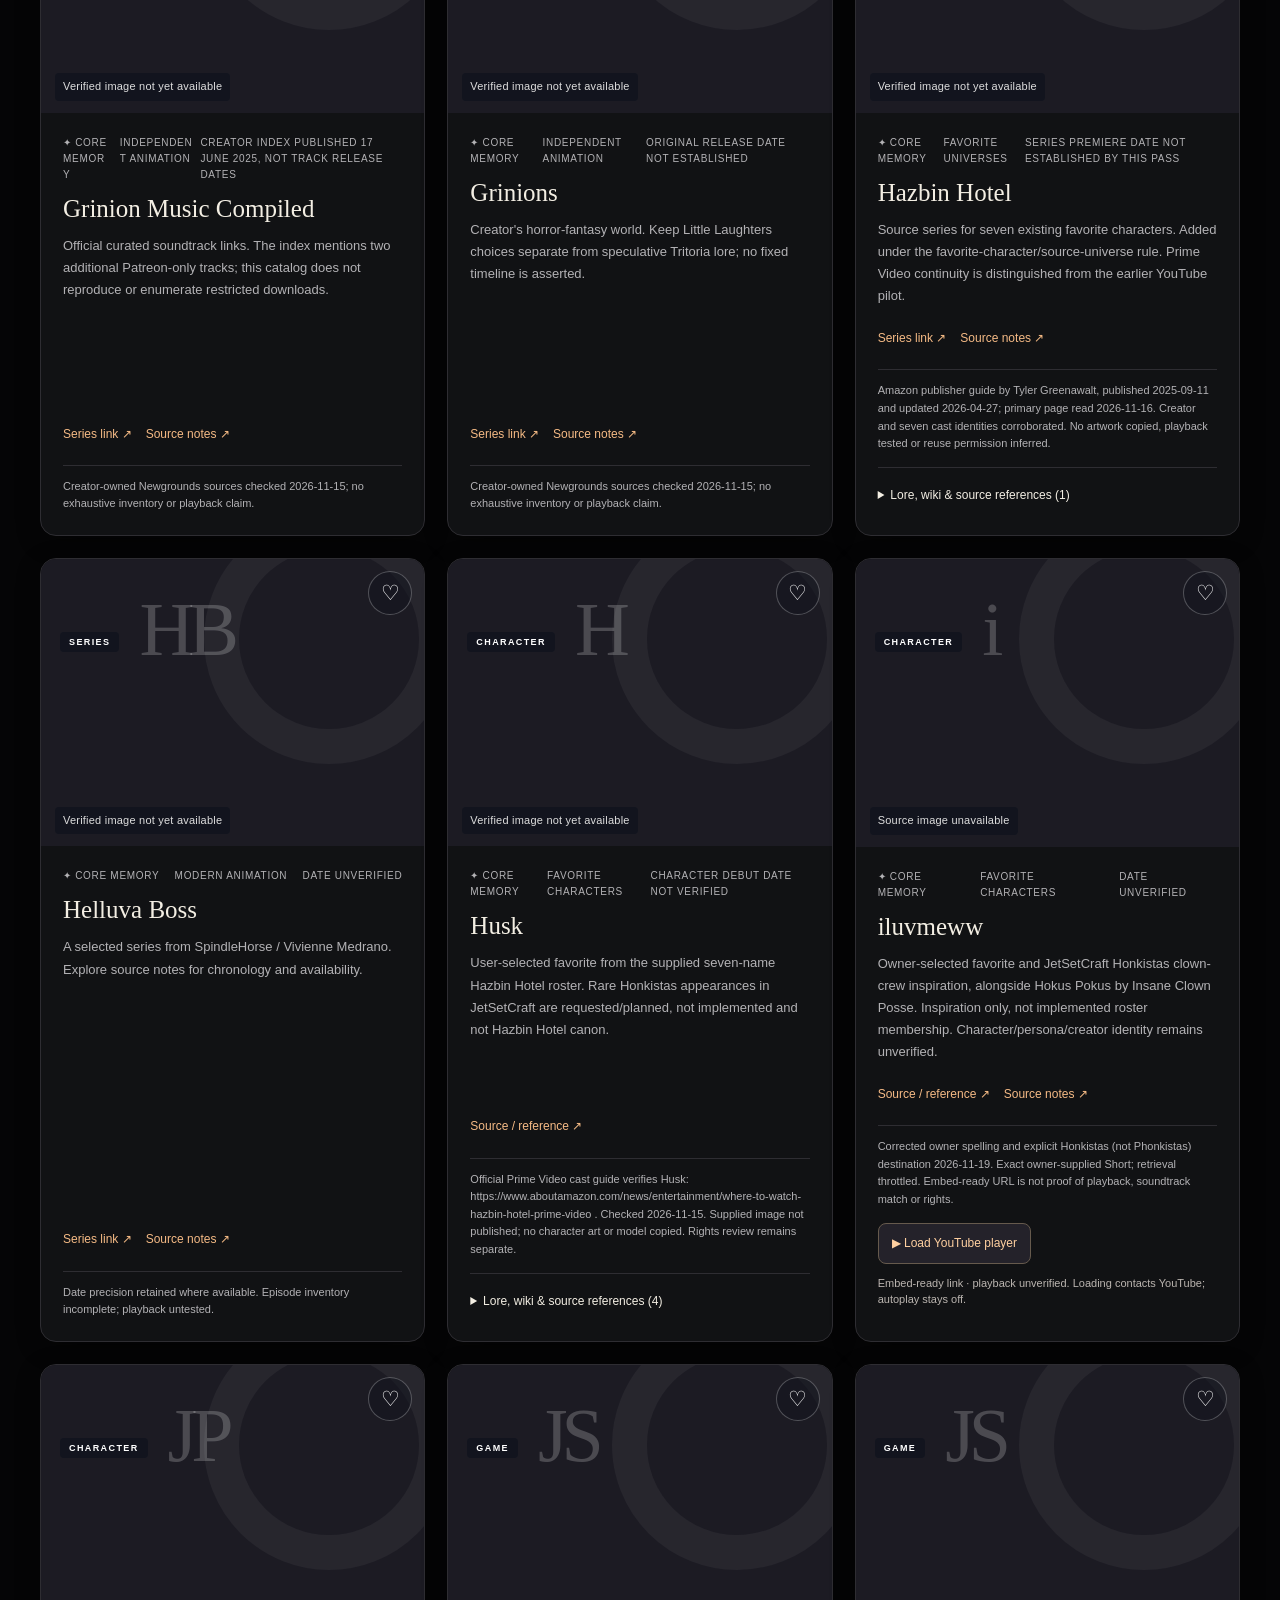
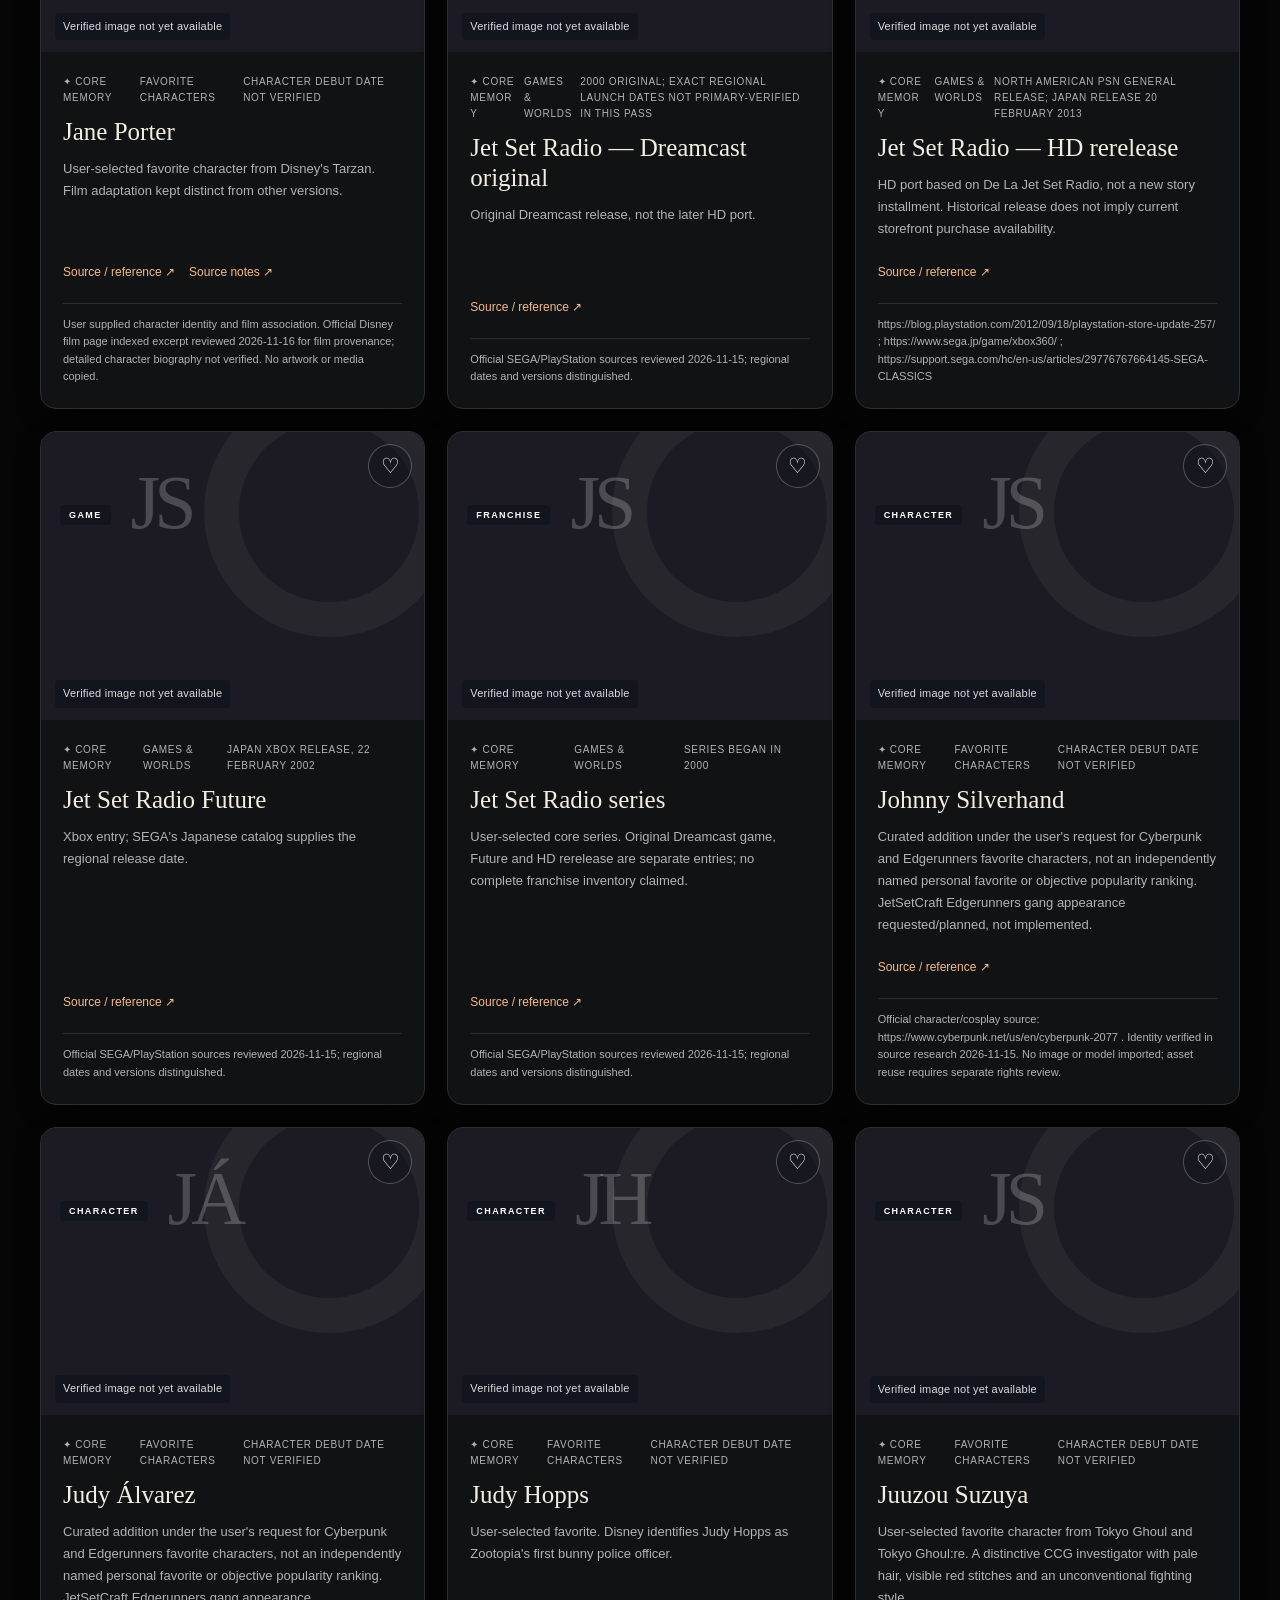
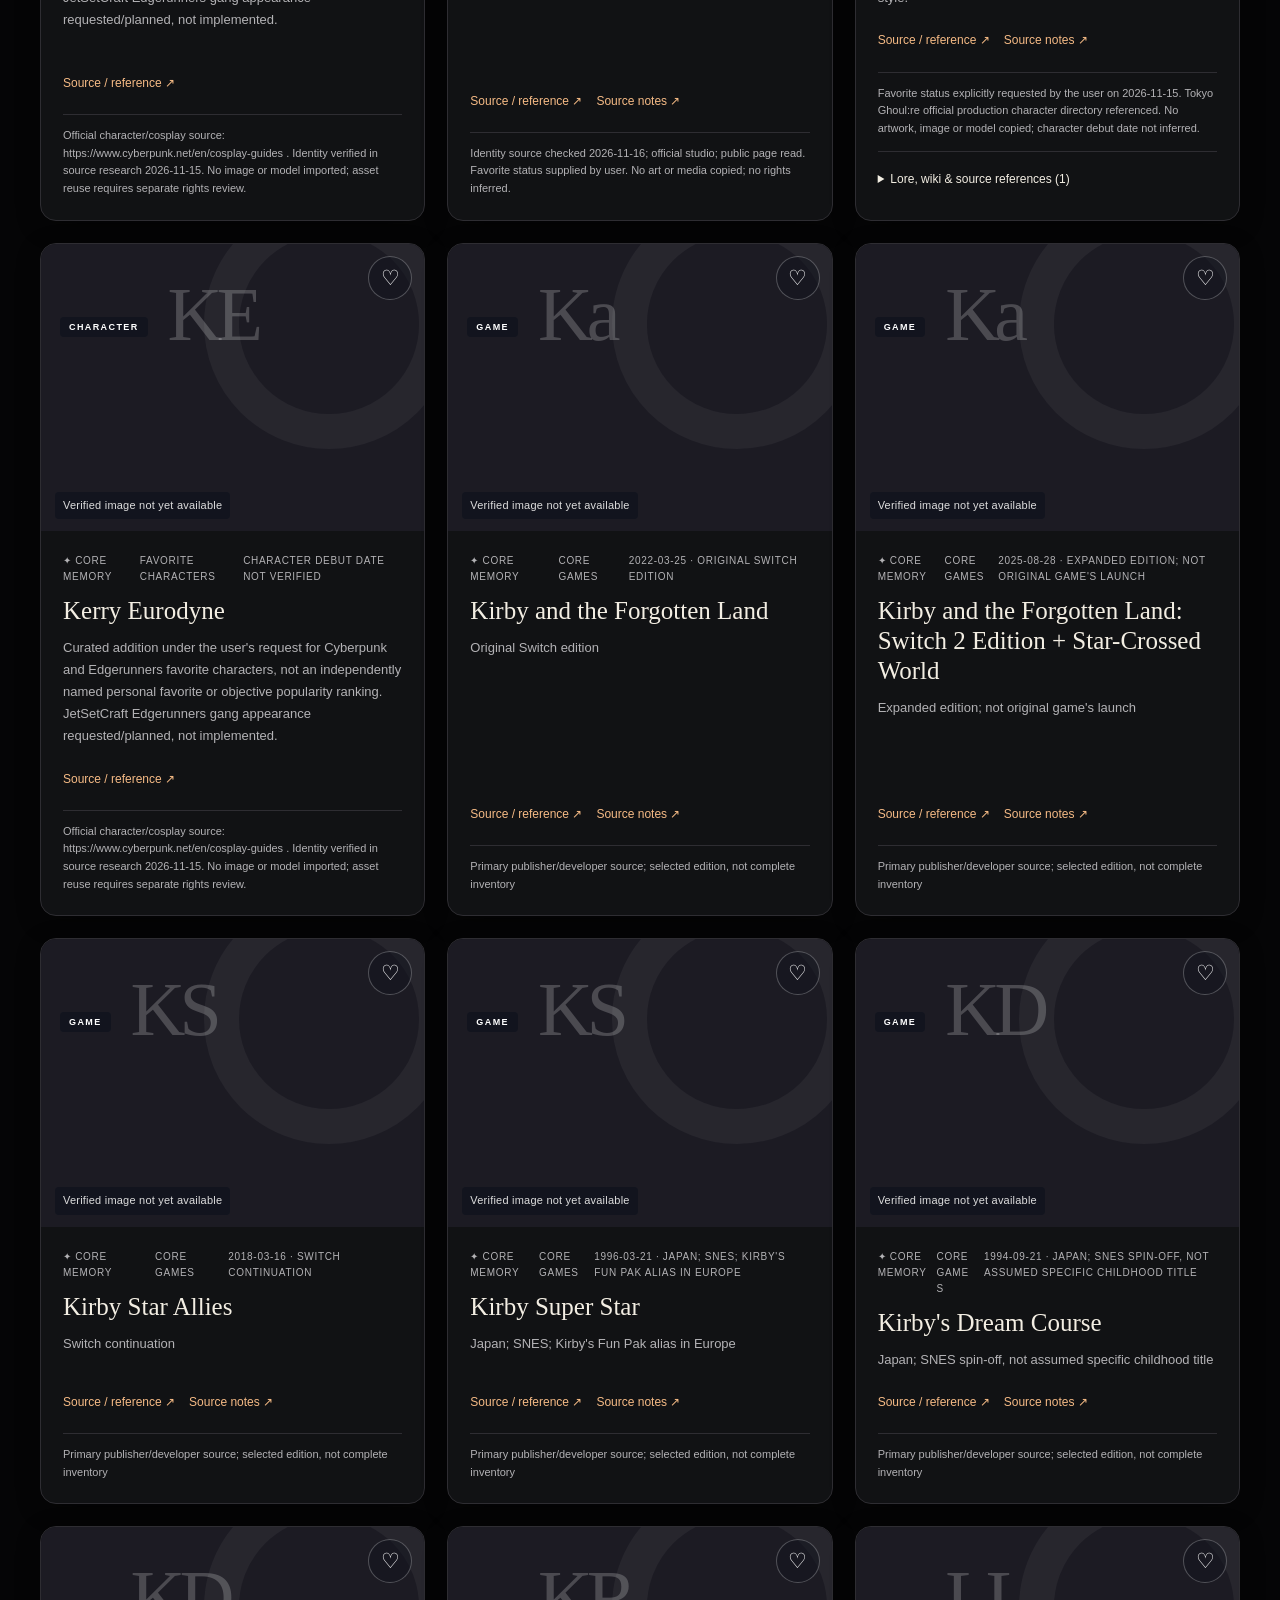
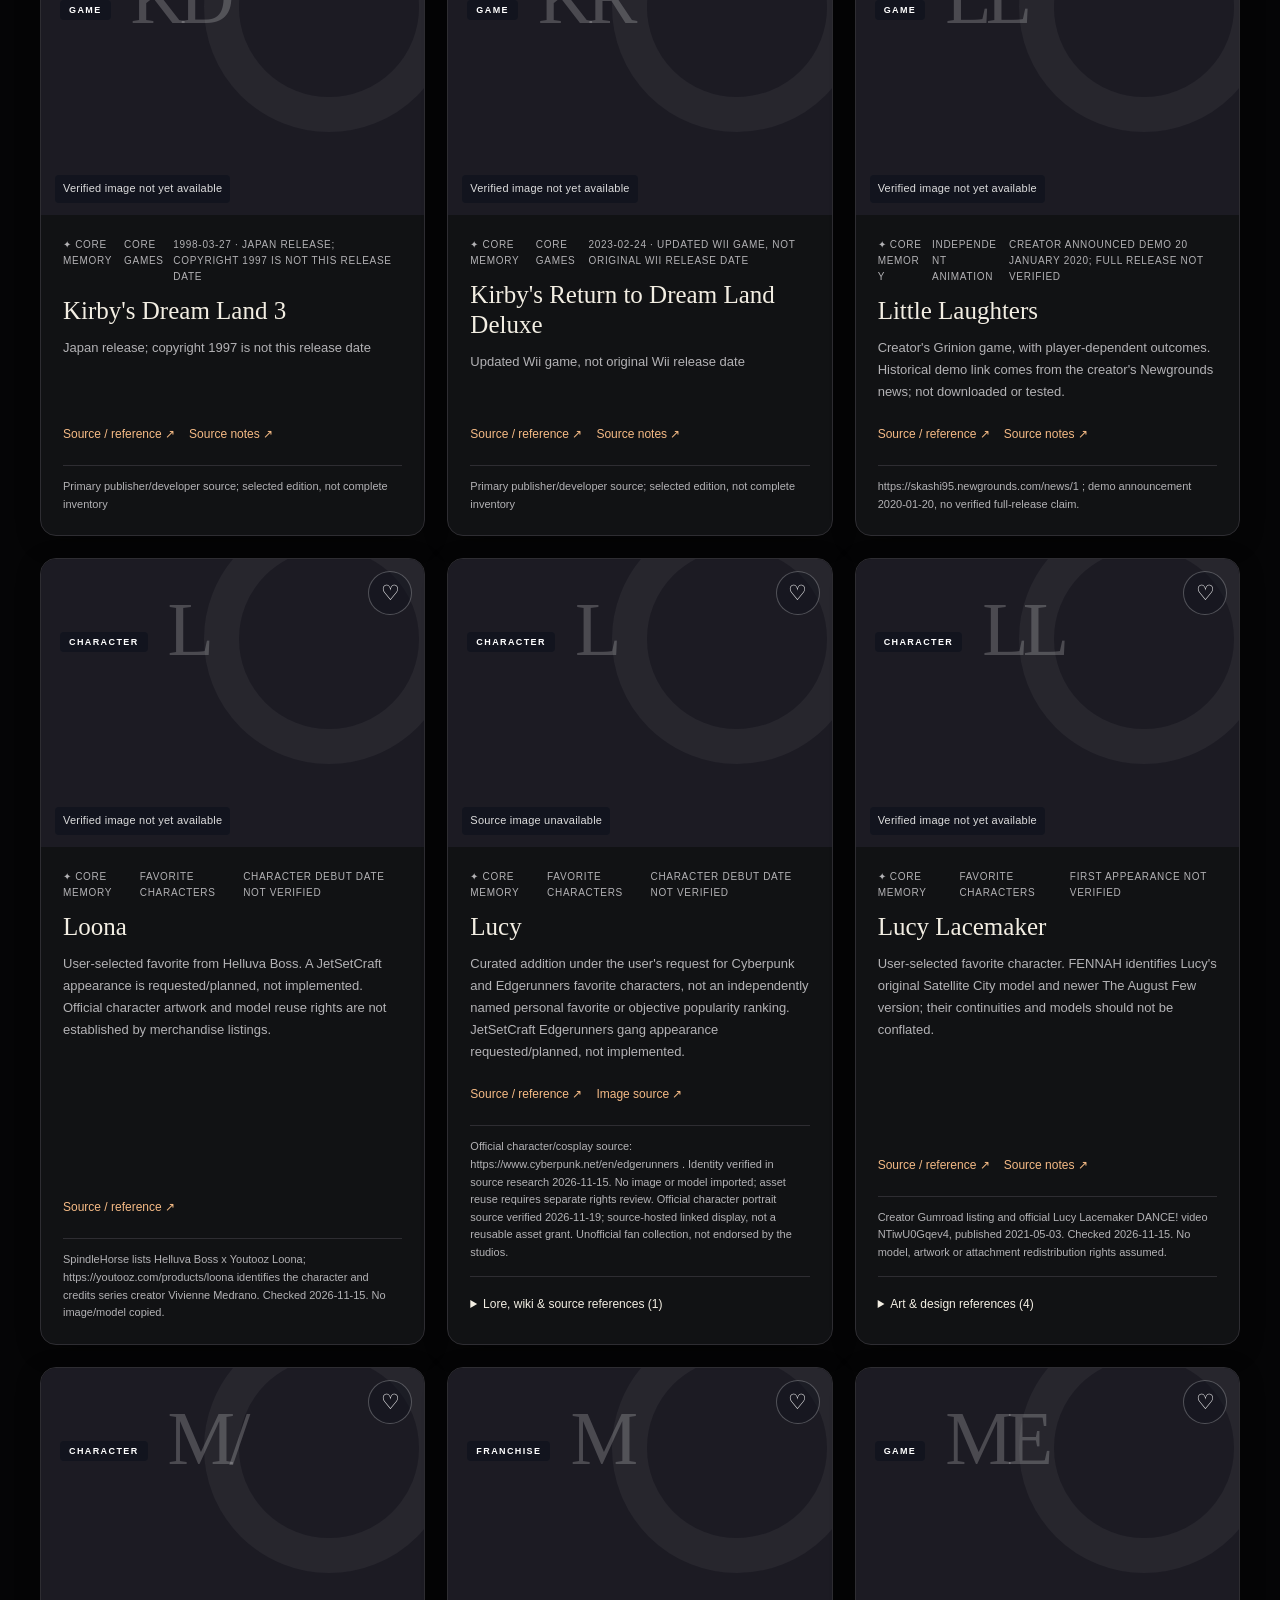
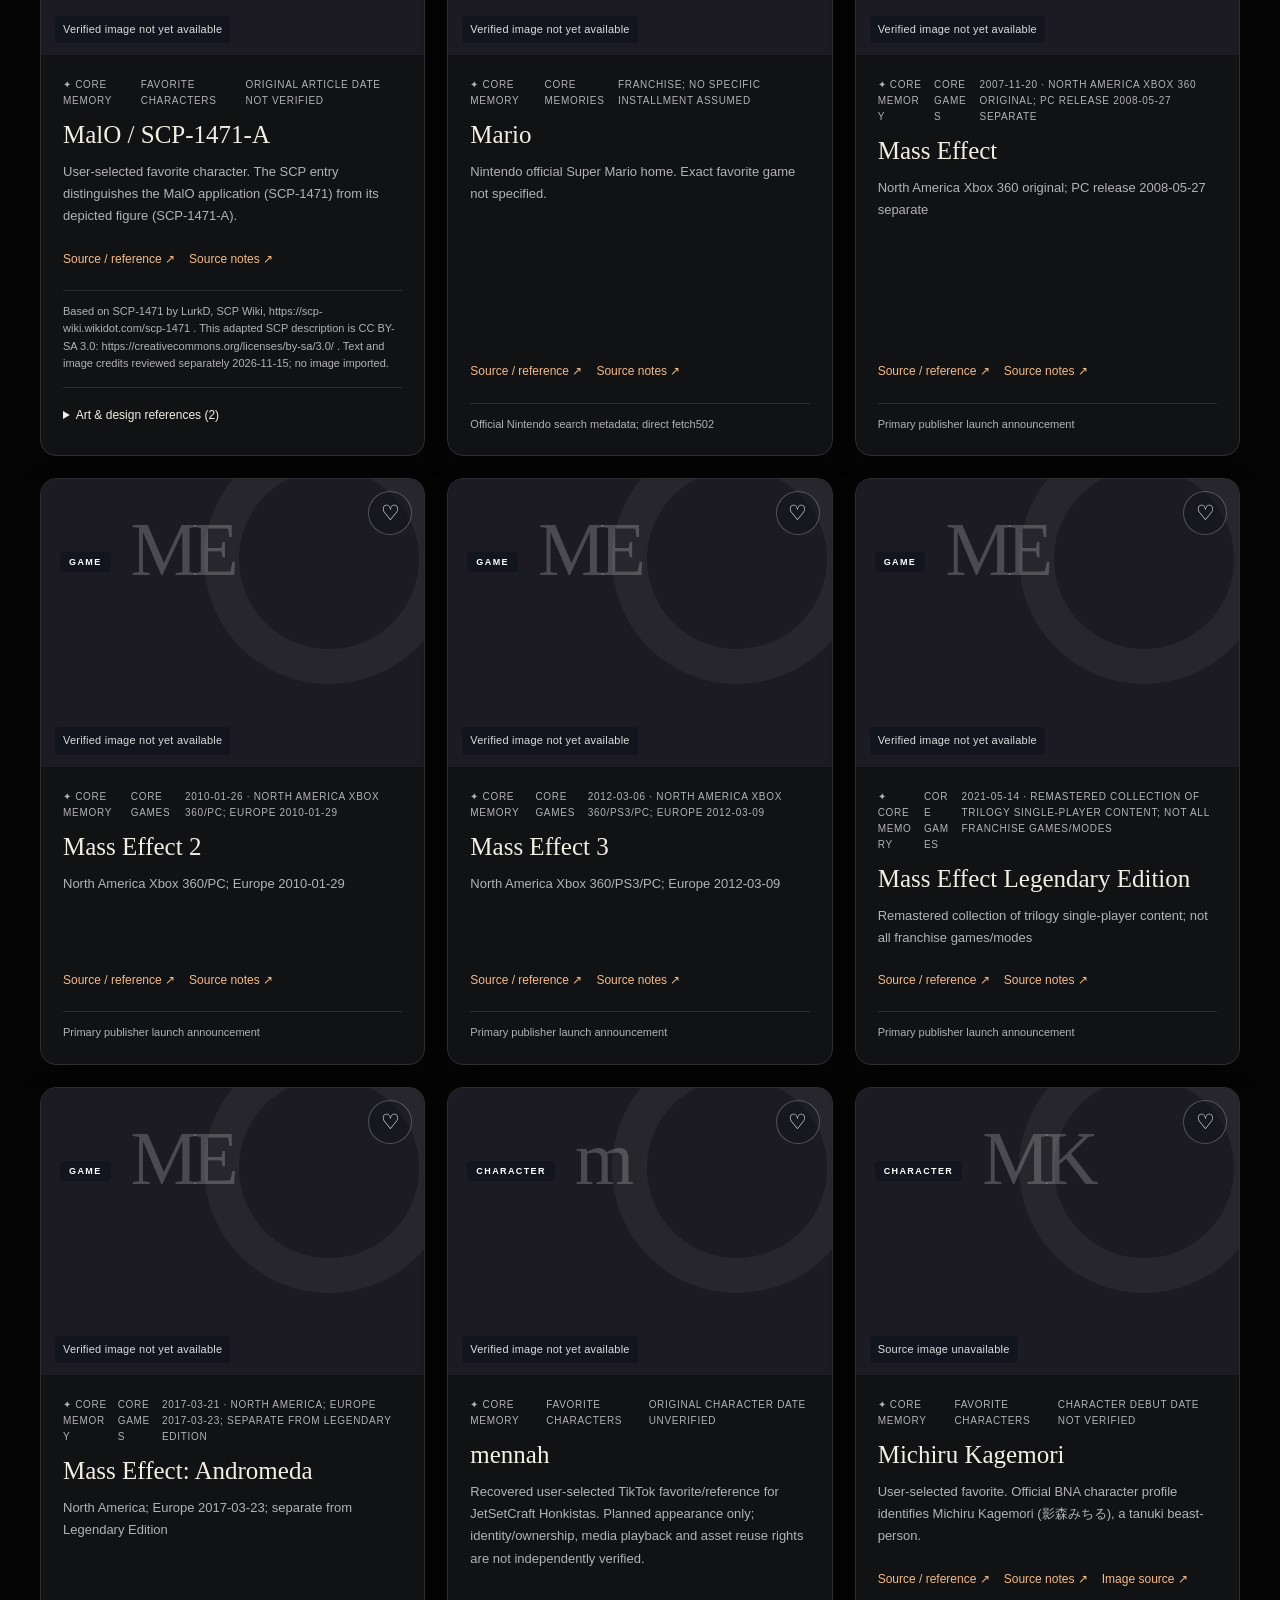
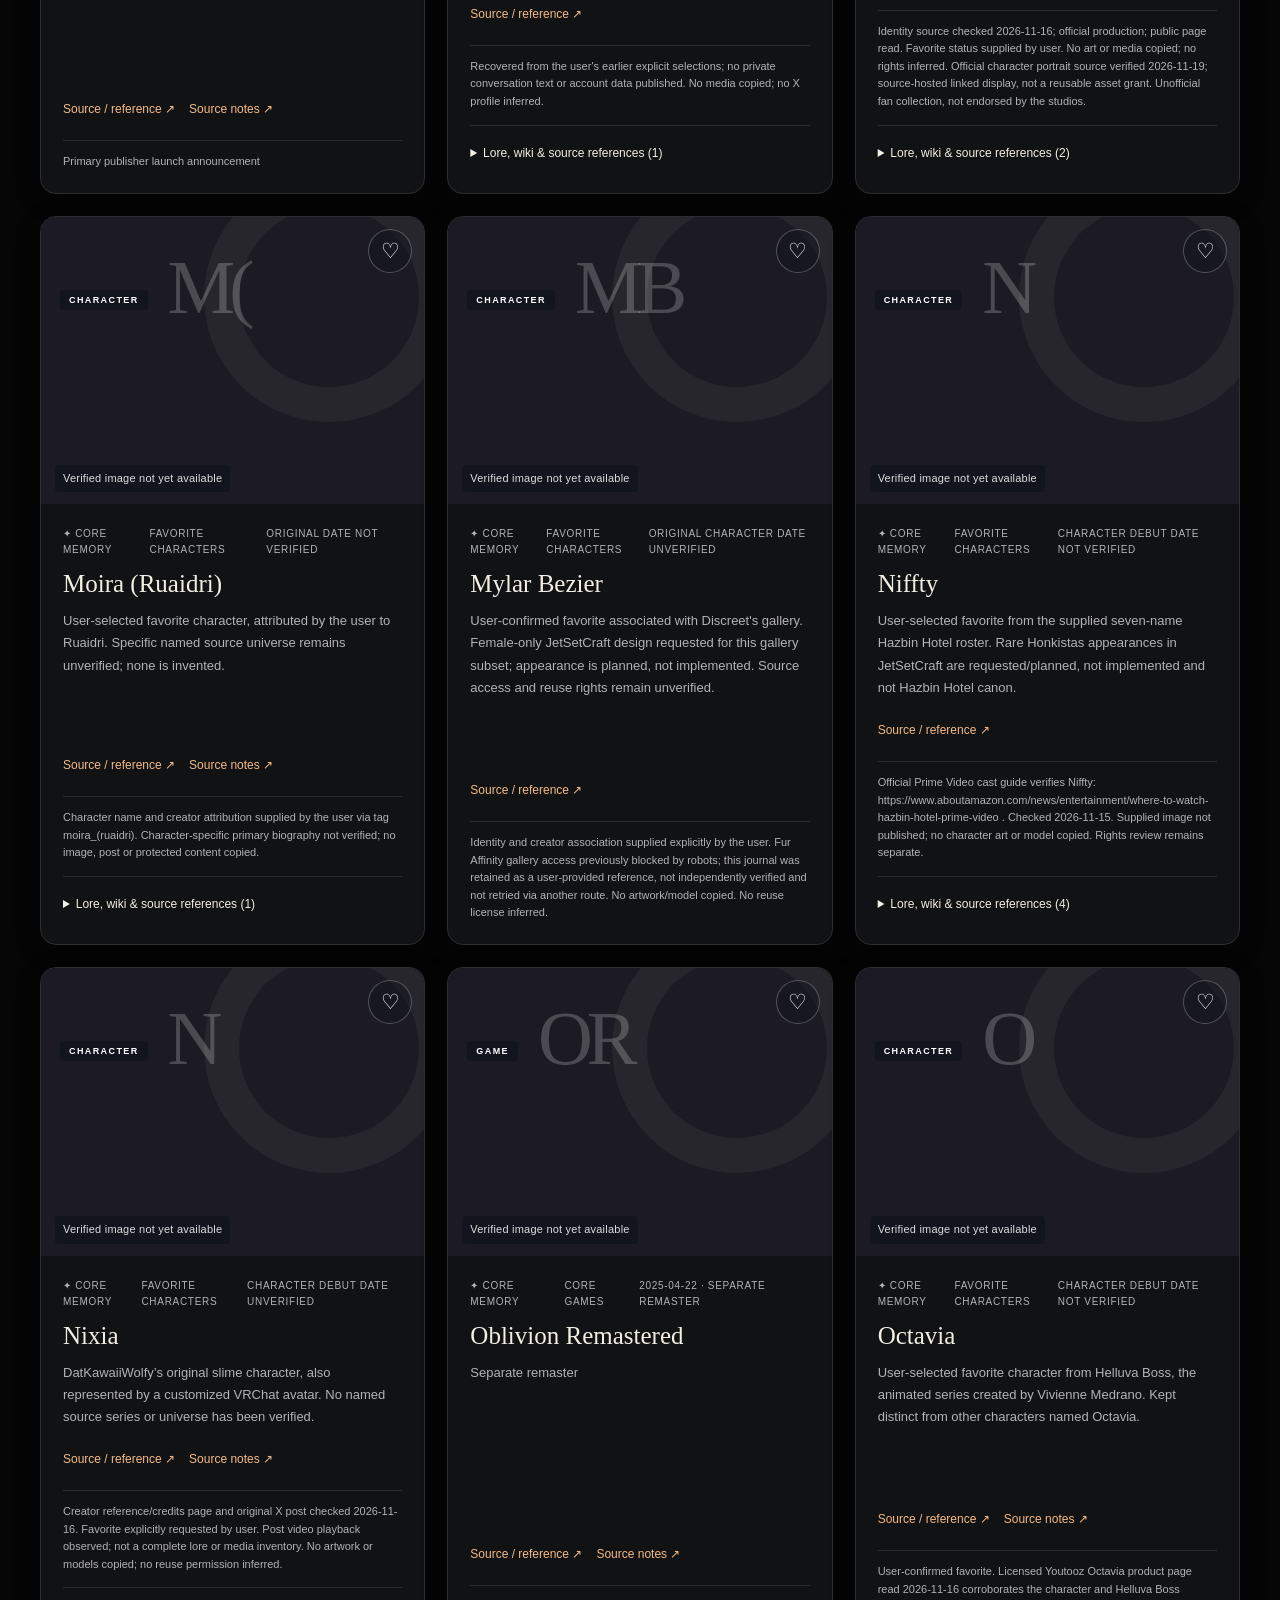
<file: docs/favorites.html>
<!doctype html>
<html lang="en"><head><meta charset="utf-8"><meta name="viewport" content="width=device-width, initial-scale=1"><meta name="theme-color" content="#050506"><meta name="description" content="A lovingly organized archive of internet creators, series, and the videos that stayed with us."><title>Favorite characters & personas · Memories</title><link rel="stylesheet" href="styles.css?v=media-1"><link rel="stylesheet" href="favorites.css?v=gallery-1"><script src="app.js?v=curated-1" defer></script></head>
<body data-curated="true"><a class="skip" href="#collection">Skip to collection</a><header><a class="brand" href="./" aria-label="Memories home"><span class="brand-icon">M</span>memories<span class="brand-dot">.</span></a><nav aria-label="Main navigation"><a href="#collection">The collection</a><a href="https://github.com/Herbertofury/memories/blob/main/docs/Favorite-characters.md">Field notes ↗</a><a href="https://github.com/Herbertofury/memories">GitHub ↗</a></nav></header>
<main><section class="hero"><div><p class="eyebrow">AN INTERNET TIME CAPSULE <span>●</span></p><h1>Your favorite<br>characters &<br><em>personas.</em></h1><p class="intro">A curated, shareable collection of your chosen characters, people and source universes. Independent of browser-local hearts.</p><a class="explore" href="#collection">Open the collection <span>↗</span></a></div><div class="tape" aria-hidden="true"><div class="tape-label"><span>THE GOOD INTERNET</span><b>VOL. 001</b><i>press play on a memory</i></div><div class="reels"><span>✳</span><div></div><span>✳</span></div><small>NOT LOST. JUST WAITING TO BE FOUND.</small></div></section>
<section class="collection" id="collection"><div class="section-heading"><div><p class="eyebrow">YOUR PERSONAL REWIND</p><h2>Favorite character wiki</h2></div><p id="total" class="muted">Loading the archive…</p></div><div class="tabs" role="group" aria-label="Collection view"><button data-view="curated" aria-pressed="true">Curated favorites</button><span id="fav-count" hidden>0</span></div><p class="storage-note">Only cataloged core favorites in these kinds appear here. Public personas are distinct from fictional characters; linked source notes preserve identity, lore and rights. Missing imagery is not filled with guessed matches.</p><div class="filters"><label class="search"><span>⌕</span><input id="search" type="search" placeholder="Find a creator, series, video, or character…" aria-label="Search collection"></label><label>Favorite kind<select id="favorite-kind"><option value="all">All favorites</option><option value="characters">Characters</option><option value="people">People & creators</option><option value="universes">Series & universes</option></select></label><label>Category<select id="category"><option value="all">All categories</option></select></label><label>Sort by<select id="sort"><option value="oldest">Original date · oldest</option><option value="newest">Original date · newest</option><option value="name" selected>A → Z</option></select></label></div><p class="storage-note" id="storage-note">Favorites are saved only in this browser. No account or cross-device sync. Source images load from their hosts; YouTube players load only when you choose.</p><div class="utility"><button id="export" class="text-button">Export favorites ↓</button><label class="text-button import-label">Import favorites ↑<input id="import" type="file" accept="application/json,.json" hidden></label></div><p id="status" role="status" aria-live="polite"></p><div id="grid" class="grid" aria-live="polite"></div><div id="empty" class="empty" hidden><h3>No memories here yet.</h3><p>Try another search or favorite something worth coming back to.</p><button id="reset">Reset filters</button></div><noscript>This collection needs JavaScript for sorting and favorites. <a href="https://github.com/Herbertofury/memories/wiki">Browse the source notes instead.</a></noscript></section>
<section class="footnote"><span>✦</span><div><h3>A collection, not a claim of completeness.</h3><p>Original releases and later reuploads are different memories. Dates and links carry their source notes; an archived URL does not guarantee a playable video. Sorting uses original publication dates only, never later reuploads or documented-by dates. Unknown originals sort last. Character search uses documented annotations, not an exhaustive transcript index. Thumbnail availability is not playback proof. Click-to-load YouTube players keep autoplay off; blocked or restricted videos retain their direct links.</p></div></section></main><footer><a class="brand" href="#">memories.</a><p>Made for the things you don’t want to forget.</p><a href="https://github.com/Herbertofury/memories/wiki">Sources & archive notes ↗</a></footer></body></html>
</file>
<file: docs/styles.css>
:root{color-scheme:dark;--bg:#10131d;--panel:#191e2b;--text:#f3eee3;--muted:#a7adbc;--line:#313847;--accent:#f5ba85}*{box-sizing:border-box}html{scroll-behavior:smooth;scroll-padding-top:22px}body{margin:0;background:var(--bg);color:var(--text);font-family:Arial,Helvetica,sans-serif;font-size:15px;line-height:1.6}a{color:inherit;text-decoration:none}button,input,select{font:inherit}button,select,.import-label{cursor:pointer}button,a,input,select{outline-offset:5px}button:focus-visible,a:focus-visible,input:focus-visible,select:focus-visible{outline:2px solid var(--accent)}header,main,footer{max-width:1280px;margin:auto}header{display:flex;align-items:center;justify-content:space-between;padding:30px 40px}.brand{display:flex;align-items:center;font-weight:800;font-size:26px;letter-spacing:-1.3px}.brand-icon{font-size:16px;letter-spacing:0;width:29px;height:29px;background:var(--accent);color:var(--bg);display:grid;place-items:center;border-radius:8px;margin-right:10px;transform:rotate(-7deg)}.brand-dot{color:var(--accent)}nav{display:flex;gap:30px;font-size:13px;color:var(--muted)}nav a:hover{color:var(--text)}main{padding:0 40px}.hero{display:grid;grid-template-columns:1.15fr 1fr;gap:80px;align-items:center;padding:75px 0 90px}.eyebrow{font-size:10px;letter-spacing:2.7px;font-weight:700;color:var(--accent);margin:0 0 20px}.eyebrow span{color:#a8bea5;margin-left:8px}h1{font-family:Georgia,serif;font-size:clamp(50px,6vw,82px);line-height:1.04;font-weight:normal;letter-spacing:-3px;margin:0 0 26px}h1 em{color:var(--accent);font-weight:normal}.intro{color:var(--muted);font-size:15px;max-width:380px;line-height:1.8}.explore{display:inline-flex;align-items:center;gap:40px;background:var(--accent);color:#211c1b;border-radius:8px;padding:11px 18px;font-size:13px;font-weight:bold;margin-top:16px}.tape{transform:rotate(7deg);padding:22px;border:2px solid #867c72;border-radius:22px;background:linear-gradient(135deg,#d1c4ac,#9e9283);box-shadow:20px 30px 0 #1a2230,0 20px 80px #0005;color:#26272c;max-width:430px}.tape-label{border-radius:9px;background:#e7d7b7;padding:14px 18px;border-top:18px solid #b76e56;position:relative;display:flex;flex-wrap:wrap;justify-content:space-between;font-size:11px;font-weight:bold;letter-spacing:1.3px}.tape-label i{width:100%;font-family:Georgia,serif;font-size:23px;font-weight:normal;letter-spacing:-.3px;margin-top:16px}.reels{margin:22px 10px;background:#35383e;display:flex;align-items:center;justify-content:space-between;border-radius:50px;padding:8px 12px;box-shadow:inset 0 0 0 4px #797873}.reels span{background:#d7cfbb;border:6px solid #a6a18f;border-radius:100%;width:54px;height:54px;font-size:32px;display:grid;place-items:center;line-height:1}.reels div{width:38%;height:32px;border:5px solid #666a6a;background:linear-gradient(100deg,#8b6e48,#41372b)}.tape small{display:block;text-align:center;font-size:8px;letter-spacing:1.7px;font-weight:bold}.section-heading{display:flex;justify-content:space-between;align-items:end;border-top:1px solid var(--line);padding-top:38px}.section-heading .eyebrow{margin-bottom:8px}h2{font:normal 36px Georgia,serif;letter-spacing:-1px;margin:0 0 22px}.muted{color:var(--muted);font-size:12px}.tabs{display:flex;gap:7px;flex-wrap:wrap;margin:3px 0 25px}.tabs button{color:var(--muted);border:1px solid transparent;background:transparent;padding:9px 14px;border-radius:7px;font-size:13px}.tabs button[aria-pressed=true]{background:#2a2b30;color:var(--accent);border-color:#51463b}#fav-count{margin-left:5px;font-size:10px}.filters{display:flex;gap:14px;align-items:end}.filters label{color:var(--muted);font-size:10px;letter-spacing:.8px}.filters select,.search{background:var(--panel);border:1px solid var(--line);border-radius:8px;min-height:46px;color:var(--text)}.filters select{display:block;padding:10px 30px 10px 12px;min-width:145px;margin-top:5px;font-size:12px;letter-spacing:0}.search{display:flex;flex:1;align-items:center;padding:0 14px}.search span{font-size:25px;color:var(--accent);margin-right:12px}.search input{border:0;background:transparent;color:var(--text);width:100%;min-width:0;padding:11px 0;font-size:13px}.search input::placeholder{color:#9a9fad}.storage-note{font-size:11px;color:var(--muted);margin:14px 0 3px}.utility{display:flex;gap:18px}.text-button{background:none;border:0;color:var(--accent);padding:0;font-size:11px;text-decoration:underline;text-underline-offset:3px}#status{font-size:12px;color:var(--accent);min-height:20px;margin:5px 0}.grid{display:grid;grid-template-columns:repeat(3,minmax(0,1fr));gap:19px}.card{background:var(--panel);border:1px solid var(--line);border-radius:12px;overflow:hidden;position:relative;display:flex;flex-direction:column}.art{height:135px;position:relative;padding:19px;background:var(--card-color,#41485c);overflow:hidden}.art:after{content:'';position:absolute;width:180px;height:180px;border:35px solid #ffffff0c;border-radius:100%;right:-30px;top:-45px}.art .monogram{font-family:Georgia,serif;font-size:76px;line-height:1.1;color:#ffffff35;letter-spacing:-6px;position:absolute;bottom:-10px;left:20px}.type{font-size:9px;font-weight:bold;letter-spacing:1.4px;color:#fff;background:#0004;border-radius:4px;padding:4px 7px;position:relative;z-index:1}.favorite{position:absolute;right:14px;top:13px;width:36px;height:36px;border-radius:50%;border:1px solid #ffffff40;background:#13151e80;color:white;font-size:21px;z-index:2}.favorite[aria-pressed=true]{color:#ffd2a6;background:#402b2b;border-color:#ffd2a6}.card-body{padding:20px;flex:1;display:flex;flex-direction:column}.card-meta{display:flex;justify-content:space-between;gap:8px;color:var(--muted);font-size:10px;text-transform:uppercase;letter-spacing:.7px}h3{font-family:Georgia,serif;font-size:23px;font-weight:normal;line-height:1.2;margin:11px 0}.card-description{font-size:12px;line-height:1.7;color:var(--muted);margin:0 0 16px}.links{display:flex;gap:12px;flex-wrap:wrap;margin-top:auto;font-size:12px;color:var(--accent)}.links a:hover{text-decoration:underline}.evidence{font-size:10px;color:#b9b5a8;border-top:1px solid var(--line);margin:15px 0 0;padding-top:12px}.empty{padding:60px 20px;text-align:center;border:1px dashed var(--line);border-radius:12px;color:var(--muted)}.empty button{background:var(--accent);color:#211c1b;border:0;padding:10px 15px;border-radius:6px}.footnote{display:flex;gap:20px;padding:28px;background:#1c202b;border:1px solid var(--line);border-radius:12px;margin:45px 0 60px}.footnote>span{color:var(--accent);font-size:30px}.footnote h3{font-size:19px;margin:0 0 8px}.footnote p{font-size:12px;color:var(--muted);margin:0;max-width:850px}footer{padding:28px 40px 40px;border-top:1px solid var(--line);display:flex;gap:20px;justify-content:space-between;align-items:center}footer p,footer>a:last-child{font-size:11px;color:var(--muted)}.skip{position:fixed;top:-60px;left:20px;background:var(--accent);color:#111;z-index:10;padding:10px}.skip:focus{top:10px}[hidden]{display:none!important}@media(max-width:850px){.hero{gap:35px;padding:55px 0 70px}.tape{padding:15px}.tape-label i{font-size:19px}.grid{grid-template-columns:repeat(2,minmax(0,1fr))}nav{gap:18px}h1{font-size:59px}}@media(max-width:600px){header{padding:22px}main{padding:0 22px}nav a:first-child{display:none}nav{gap:15px;font-size:11px}.hero{grid-template-columns:1fr;padding:38px 0 65px;gap:40px}h1{font-size:59px}.hero .intro{font-size:14px}.tape{max-width:310px;width:85%;justify-self:center;transform:rotate(5deg);box-shadow:12px 15px 0 #1a2230}.tape-label i{font-size:21px}.section-heading{align-items:start}.section-heading>.muted{max-width:95px;text-align:right}.filters{flex-wrap:wrap;gap:10px}.search{flex-basis:100%}.filters>label:not(.search){flex:1}.filters select{width:100%;min-width:0}.tabs{gap:0}.tabs button{padding:8px 10px;font-size:11px}.grid{grid-template-columns:1fr}.art{height:125px}.card-body{padding:18px}.footnote{padding:20px;margin-bottom:35px}footer{padding:25px 22px;flex-wrap:wrap}footer p{flex-basis:100%;order:3;margin:0}.brand{font-size:23px}}@media(prefers-reduced-motion:reduce){html{scroll-behavior:auto}}

/* Source-owned media with honest unavailable states. */
.art{overflow:hidden}.source-image{position:absolute;inset:0;width:100%;height:100%;object-fit:cover}.art .type,.art .favorite{z-index:2}.art .type{background:#11141ee8;padding:5px 9px;border-radius:4px}.art .monogram{position:relative}.image-notice{position:absolute;bottom:12px;left:14px;font-size:11px;letter-spacing:.02em;background:#11141ee8;padding:5px 8px;border-radius:4px;z-index:1;color:#ddd}.inline-media{margin-top:14px}.load-player,.close-player{border:1px solid #665a4d;background:#24222a;color:#ffd0a0;border-radius:8px;padding:10px 13px;cursor:pointer;font:inherit;font-size:12px}.player-state{font-size:11px;color:#bbb5b0;line-height:1.5}.youtube-player{display:block;width:100%;min-height:200px;aspect-ratio:16/9;border:0;background:#000;border-radius:8px;margin-bottom:8px}.art.has-image .favorite{background:#11141ee8}.art.has-image{background:#161821}
</file>
<file: docs/favorites.css>
/* Original Memories gallery treatment. No third-party template/assets. */
body[data-curated]{--bg:#050506;--panel:#111214;--text:#f3eee3;--muted:#b3b2b5;--line:#2e2d32;--accent:#f5ba85;background:var(--bg)}
body[data-curated] header{padding-top:24px;padding-bottom:24px;border-bottom:1px solid var(--line)}
body[data-curated] nav a{padding:8px 0}
body[data-curated] .hero{gap:48px;padding:52px 0 60px;grid-template-columns:minmax(0,1.3fr) minmax(220px,.7fr)}
body[data-curated] h1{font-size:clamp(42px,5.4vw,68px);letter-spacing:-2px;line-height:1.08}
body[data-curated] .intro{max-width:490px;font-size:15px}
body[data-curated] .tape{width:100%;max-width:330px;justify-self:end;box-shadow:10px 18px 0 #15151b,0 24px 60px #0008;transform:rotate(4deg)}
body[data-curated] .explore{min-height:44px;transition:background-color .16s ease}
body[data-curated] .explore:hover{background:#ffd2ab}
body[data-curated] .section-heading{padding-top:28px;gap:20px}
body[data-curated] h2{font-size:32px;margin-bottom:16px}
body[data-curated] .filters{gap:12px;padding:16px;background:#0c0c0f;border:1px solid var(--line);border-radius:14px;margin-top:18px;flex-wrap:wrap}
body[data-curated] .filters label{font-size:11px;letter-spacing:.3px}
body[data-curated] .search{min-width:220px}
body[data-curated] .filters select{min-width:130px}
body[data-curated] .search:focus-within{border-color:var(--accent);box-shadow:0 0 0 1px var(--accent)}
body[data-curated] .utility{gap:12px;margin-top:14px;flex-wrap:wrap}
body[data-curated] .text-button{min-height:44px;display:inline-flex;align-items:center;padding:8px 12px;border:1px solid var(--line);border-radius:8px;text-decoration:none;font-size:12px}
body[data-curated] .text-button:hover{background:#202025;border-color:#68616a}
body[data-curated] .grid{gap:22px;align-items:stretch}
body[data-curated] .card{border-radius:16px;box-shadow:0 6px 24px #0005;transition:border-color .16s ease;min-width:0}
body[data-curated] .card:hover,body[data-curated] .card:focus-within{border-color:#877064}
body[data-curated] .art{height:auto;aspect-ratio:4/3;min-height:160px;background:#1c1b23}
body[data-curated] .source-image{object-fit:contain;background:#131316}
body[data-curated] .art:after{pointer-events:none}
body[data-curated] .art.has-image:after{display:none}
body[data-curated] .favorite{width:44px;height:44px;top:12px;right:12px}
body[data-curated] .card-body{padding:22px;overflow-wrap:anywhere}
body[data-curated] h3{font-size:25px;line-height:1.2}
body[data-curated] .card-description{font-size:13px}
body[data-curated] .links{gap:8px 14px}
body[data-curated] .links a{padding:6px 0;text-underline-offset:4px}
body[data-curated] .evidence{font-size:11px;color:var(--muted)}
body[data-curated] details{font-size:12px;color:var(--muted);margin-top:14px;border-top:1px solid var(--line);padding-top:10px}
body[data-curated] summary{cursor:pointer;color:var(--text);padding:8px 0}
body[data-curated] .footnote{background:#0e0e11}
@media(max-width:900px){body[data-curated] .grid{grid-template-columns:repeat(2,minmax(0,1fr))}body[data-curated] .hero{gap:28px}body[data-curated] .tape{max-width:270px}}
@media(max-width:600px){body[data-curated] header{padding:18px 20px}body[data-curated] main{padding:0 20px}body[data-curated] .hero{grid-template-columns:1fr;padding:36px 0;gap:28px}body[data-curated] .tape{justify-self:center;max-width:230px}body[data-curated] .hero .intro{font-size:14px}body[data-curated] .grid{grid-template-columns:1fr}body[data-curated] .filters{padding:12px}body[data-curated] .search{min-width:0;flex-basis:100%}body[data-curated] .filters>label:not(.search){flex:1 1 120px}body[data-curated] .filters select{min-width:0}body[data-curated] h2{font-size:28px}body[data-curated] .card-body{padding:20px}}
@media(prefers-reduced-motion:reduce){body[data-curated] *,body[data-curated] *:before,body[data-curated] *:after{transition:none!important;animation:none!important}}
</file>
